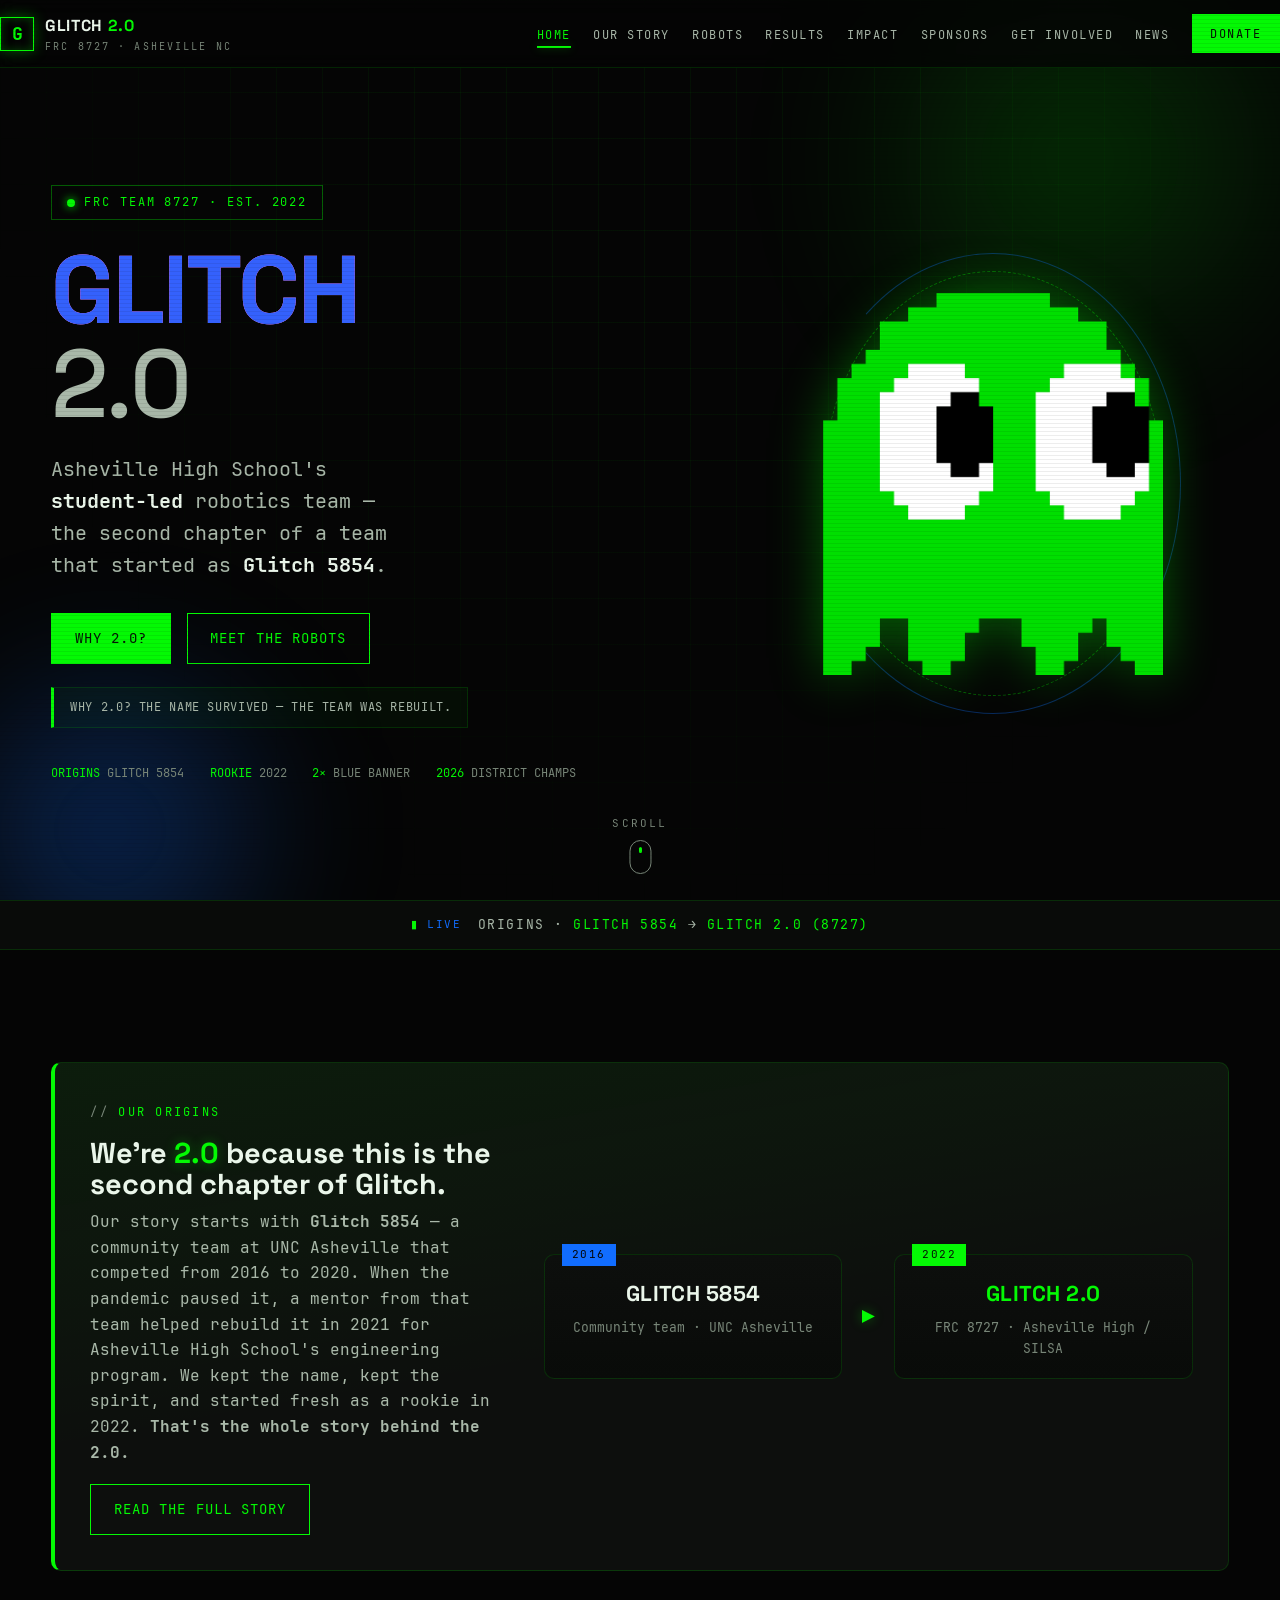
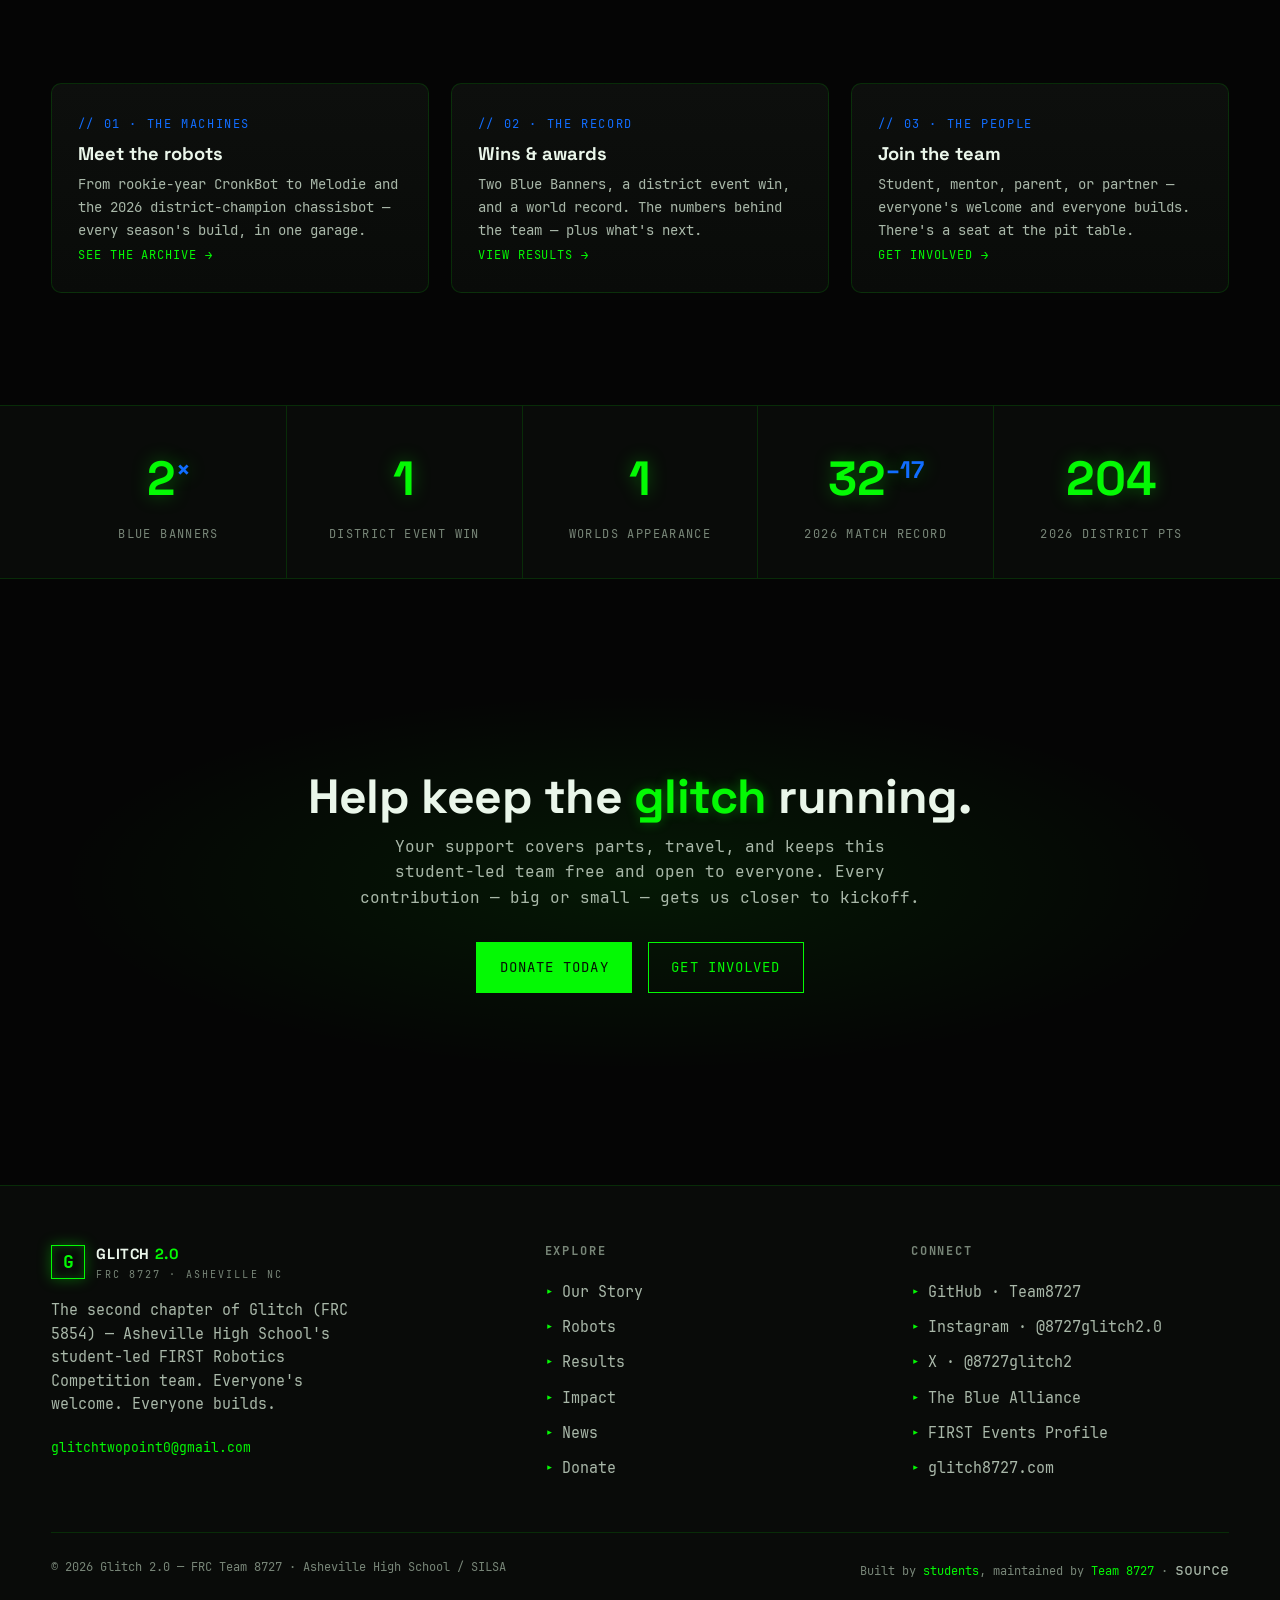
<file: index.html>
<!DOCTYPE html>
<html lang="en">
<head>
  <meta charset="UTF-8">
  <meta name="viewport" content="width=device-width, initial-scale=1">
  <title>GLITCH 2.0 | FRC Team 8727 — Asheville High School / SILSA Robotics</title>
  <meta name="description" content="FRC 8727 Glitch 2.0 — Asheville High School's student-led FIRST Robotics Competition team, and the second chapter of Glitch (FRC 5854). Rookie 2022, two-time Blue Banner winners, 2026 district event champions.">
  <meta name="author" content="Team 8727 Glitch 2.0">
  <link rel="icon" href="assets/favicon.svg" type="image/svg+xml">

  <!-- Open Graph -->
  <meta property="og:type" content="website">
  <meta property="og:title" content="GLITCH 2.0 | FRC Team 8727">
  <meta property="og:description" content="Asheville High School's student-led FIRST Robotics Competition team — the second chapter of Glitch (FRC 5854). Rookie 2022 · Blue Banner winners · 2026 district champions.">
  <meta property="og:site_name" content="Glitch 2.0">
  <meta property="og:image" content="assets/img/logo.png">
  <meta name="theme-color" content="#04F904">

  <link rel="stylesheet" href="assets/css/style.css">
</head>
<body id="top">
  <a class="skip" href="#main">Skip to main content</a>
  <div class="scanlines" aria-hidden="true"></div>

  <!-- ================= NAV ================= -->
  <header class="nav">
    <div class="container nav-inner">
      <a class="brand" href="index.html" aria-label="Glitch 2.0 home">
        <span class="brand-mark" aria-hidden="true">G</span>
        <span>
          <span class="brand-name">GLITCH <span>2.0</span></span>
          <span class="brand-sub">FRC 8727 · ASHEVILLE NC</span>
        </span>
      </a>
      <nav aria-label="Primary">
        <ul class="nav-links" id="nav-links">
          <li><a href="index.html">Home</a></li>
          <li><a href="about.html">Our Story</a></li>
          <li><a href="robots.html">Robots</a></li>
          <li><a href="results.html">Results</a></li>
          <li><a href="impact.html">Impact</a></li>
          <li><a href="sponsors.html">Sponsors</a></li>
          <li><a href="get-involved.html">Get Involved</a></li>
          <li><a href="news.html">News</a></li>
          <li><a class="btn solid" href="sponsors.html#donate">Donate</a></li>
        </ul>
      </nav>
      <button class="nav-toggle" aria-label="Toggle menu" aria-expanded="false" aria-controls="nav-links">☰</button>
    </div>
  </header>

  <main id="main">
    <!-- ================= HERO ================= -->
    <section class="hero">
      <div class="bg-grid" aria-hidden="true"></div>
      <div class="container hero-inner">
        <div class="hero-copy">
          <span class="hero-badge"><span class="dot" aria-hidden="true"></span> FRC TEAM 8727 · EST. 2022</span>
          <h1 class="hero-title">
            <span class="glitch" data-text="GLITCH">GLITCH</span><br>
            <span class="thin">2.0</span>
          </h1>
          <p class="hero-sub">
            Asheville High School's <strong>student-led</strong> robotics team —
            the second chapter of a team that started as <strong>Glitch 5854</strong>.
          </p>
          <div class="hero-cta">
            <a class="btn solid" href="about.html">Why 2.0?</a>
            <a class="btn" href="robots.html">Meet the Robots</a>
          </div>
          <div class="hero-legacy">
            <span>WHY 2.0? THE NAME SURVIVED — THE TEAM WAS REBUILT.</span>
          </div>
          <div class="hero-meta">
            <span><b>ORIGINS</b> GLITCH 5854</span>
            <span><b>ROOKIE</b> 2022</span>
            <span><b>2×</b> BLUE BANNER</span>
            <span><b>2026</b> DISTRICT CHAMPS</span>
          </div>
        </div>
        <div class="hero-visual">
          <div class="logo-frame">
            <span class="ring" aria-hidden="true"></span>
            <span class="ring2" aria-hidden="true"></span>
            <img src="assets/img/enzo.png" alt="The Glitch 2.0 robot — Enzo">
          </div>
        </div>
      </div>
      <a class="scroll-hint" href="#ticker" aria-label="Scroll down">
        SCROLL
        <span class="mouse" aria-hidden="true"></span>
      </a>
    </section>

    <!-- ================= TICKER (rotating messages) ================= -->
    <div class="ticker" id="ticker">
      <span class="ticker-label" aria-hidden="true">LIVE</span>
      <p class="ticker-text" id="ticker-text" aria-live="polite"></p>
    </div>

    <!-- ================= ORIGINS BAND ================= -->
    <section class="section" id="origins">
      <div class="container">
        <div class="origins-band reveal">
          <div>
            <span class="kicker">Our origins</span>
            <h3>We're <span class="glow-text">2.0</span> because this is the second chapter of <b style="color:var(--text)">Glitch</b>.</h3>
            <p>Our story starts with <strong>Glitch 5854</strong> — a community team at UNC Asheville that
            competed from 2016 to 2020. When the pandemic paused it, a mentor from that team helped rebuild
            it in 2021 for Asheville High School's engineering program. We kept the name, kept the spirit,
            and started fresh as a rookie in 2022. <strong>That's the whole story behind the 2.0.</strong></p>
            <a class="btn" href="about.html" style="margin-top:1.2rem">Read the full story</a>
          </div>
          <div style="text-align:center">
            <div class="lineage" style="margin-bottom:0; justify-content:center">
              <div class="lineage-node">
                <span class="lg-year">2016</span>
                <b>GLITCH 5854</b>
                <small>Community team · UNC Asheville</small>
              </div>
              <div class="lineage-arrow" aria-hidden="true"></div>
              <div class="lineage-node">
                <span class="lg-year">2022</span>
                <b style="color:var(--neon)">GLITCH 2.0</b>
                <small>FRC 8727 · Asheville High / SILSA</small>
              </div>
            </div>
          </div>
        </div>
      </div>
    </section>

    <!-- ================= QUICK HIGHLIGHTS ================= -->
    <section class="section" id="highlights" style="padding-top:0">
      <div class="container">
        <div class="quick-grid">
          <a class="quick-card reveal" href="robots.html" style="color:inherit">
            <span class="num">// 01 · THE MACHINES</span>
            <h3>Meet the robots</h3>
            <p>From rookie-year CronkBot to Melodie and the 2026 district-champion chassisbot — every
            season's build, in one garage.</p>
            <span class="go">SEE THE ARCHIVE →</span>
          </a>
          <a class="quick-card reveal d1" href="results.html" style="color:inherit">
            <span class="num">// 02 · THE RECORD</span>
            <h3>Wins &amp; awards</h3>
            <p>Two Blue Banners, a district event win, and a world record. The numbers behind the team —
            plus what's next.</p>
            <span class="go">VIEW RESULTS →</span>
          </a>
          <a class="quick-card reveal d2" href="get-involved.html" style="color:inherit">
            <span class="num">// 03 · THE PEOPLE</span>
            <h3>Join the team</h3>
            <p>Student, mentor, parent, or partner — everyone's welcome and everyone builds. There's a
            seat at the pit table.</p>
            <span class="go">GET INVOLVED →</span>
          </a>
        </div>
      </div>
    </section>

    <!-- ================= STATS ================= -->
    <section class="stats" aria-label="Team statistics">
      <div class="container">
        <div class="stats-grid">
          <div class="stat reveal"><b>2<sup>×</sup></b><span>Blue Banners</span></div>
          <div class="stat reveal d1"><b>1</b><span>District Event Win</span></div>
          <div class="stat reveal d2"><b>1</b><span>Worlds Appearance</span></div>
          <div class="stat reveal d3"><b>32<sup>–17</sup></b><span>2026 Match Record</span></div>
          <div class="stat reveal d4"><b>204</b><span>2026 District Pts</span></div>
        </div>
      </div>
    </section>

    <!-- ================= CTA ================= -->
    <section class="section" id="donate-cta">
      <div class="container cta-band reveal">
        <h2>Help keep the <span class="glow-text">glitch</span> running.</h2>
        <p>Your support covers parts, travel, and keeps this student-led team free and open to everyone.
        Every contribution — big or small — gets us closer to kickoff.</p>
        <div class="cta-row">
          <a class="btn solid" href="sponsors.html#donate">Donate Today</a>
          <a class="btn" href="get-involved.html">Get Involved</a>
        </div>
      </div>
    </section>
  </main>

  <!-- ================= FOOTER ================= -->
  <footer class="footer">
    <div class="container">
      <div class="footer-grid">
        <div>
          <a class="brand" href="index.html" aria-label="Glitch 2.0 home">
            <span class="brand-mark" aria-hidden="true">G</span>
            <span>
              <span class="brand-name">GLITCH <span>2.0</span></span>
              <span class="brand-sub">FRC 8727 · ASHEVILLE NC</span>
            </span>
          </a>
          <p class="brand-desc">The second chapter of Glitch (FRC 5854) — Asheville High School's
          student-led FIRST Robotics Competition team. Everyone's welcome. Everyone builds.</p>
          <p style="font-family:var(--font-mono);font-size:0.8rem;color:var(--neon)">glitchtwopoint0@gmail.com</p>
        </div>

        <div>
          <h4>Explore</h4>
          <ul class="footer-links">
            <li><a href="about.html">Our Story</a></li>
            <li><a href="robots.html">Robots</a></li>
            <li><a href="results.html">Results</a></li>
            <li><a href="impact.html">Impact</a></li>
            <li><a href="news.html">News</a></li>
            <li><a href="sponsors.html#donate">Donate</a></li>
          </ul>
        </div>

        <div>
          <h4>Connect</h4>
          <ul class="footer-links">
            <li><a href="https://github.com/Team8727" target="_blank" rel="noopener">GitHub · Team8727</a></li>
            <li><a href="https://www.instagram.com/8727glitch2.0/" target="_blank" rel="noopener">Instagram · @8727glitch2.0</a></li>
            <li><a href="https://x.com/8727glitch2" target="_blank" rel="noopener">X · @8727glitch2</a></li>
            <li><a href="https://www.thebluealliance.com/team/8727" target="_blank" rel="noopener">The Blue Alliance</a></li>
            <li><a href="https://frc-events.firstinspires.org/team/8727" target="_blank" rel="noopener">FIRST Events Profile</a></li>
            <li><a href="https://www.glitch8727.com" target="_blank" rel="noopener">glitch8727.com</a></li>
          </ul>
        </div>
      </div>

      <div class="footer-bottom">
        <span>© <span id="year">2026</span> Glitch 2.0 — FRC Team 8727 · Asheville High School / SILSA</span>
        <span class="credit">Built by <b>students</b>, maintained by <b>Team 8727</b> · <a href="https://github.com/Team8727/Glitch-2.0-Website" target="_blank" rel="noopener">source</a></span>
      </div>
    </div>
  </footer>

  <a class="to-top" href="#top" aria-label="Back to top">↑</a>

  <script src="assets/js/main.js"></script>
</body>
</html>
</file>
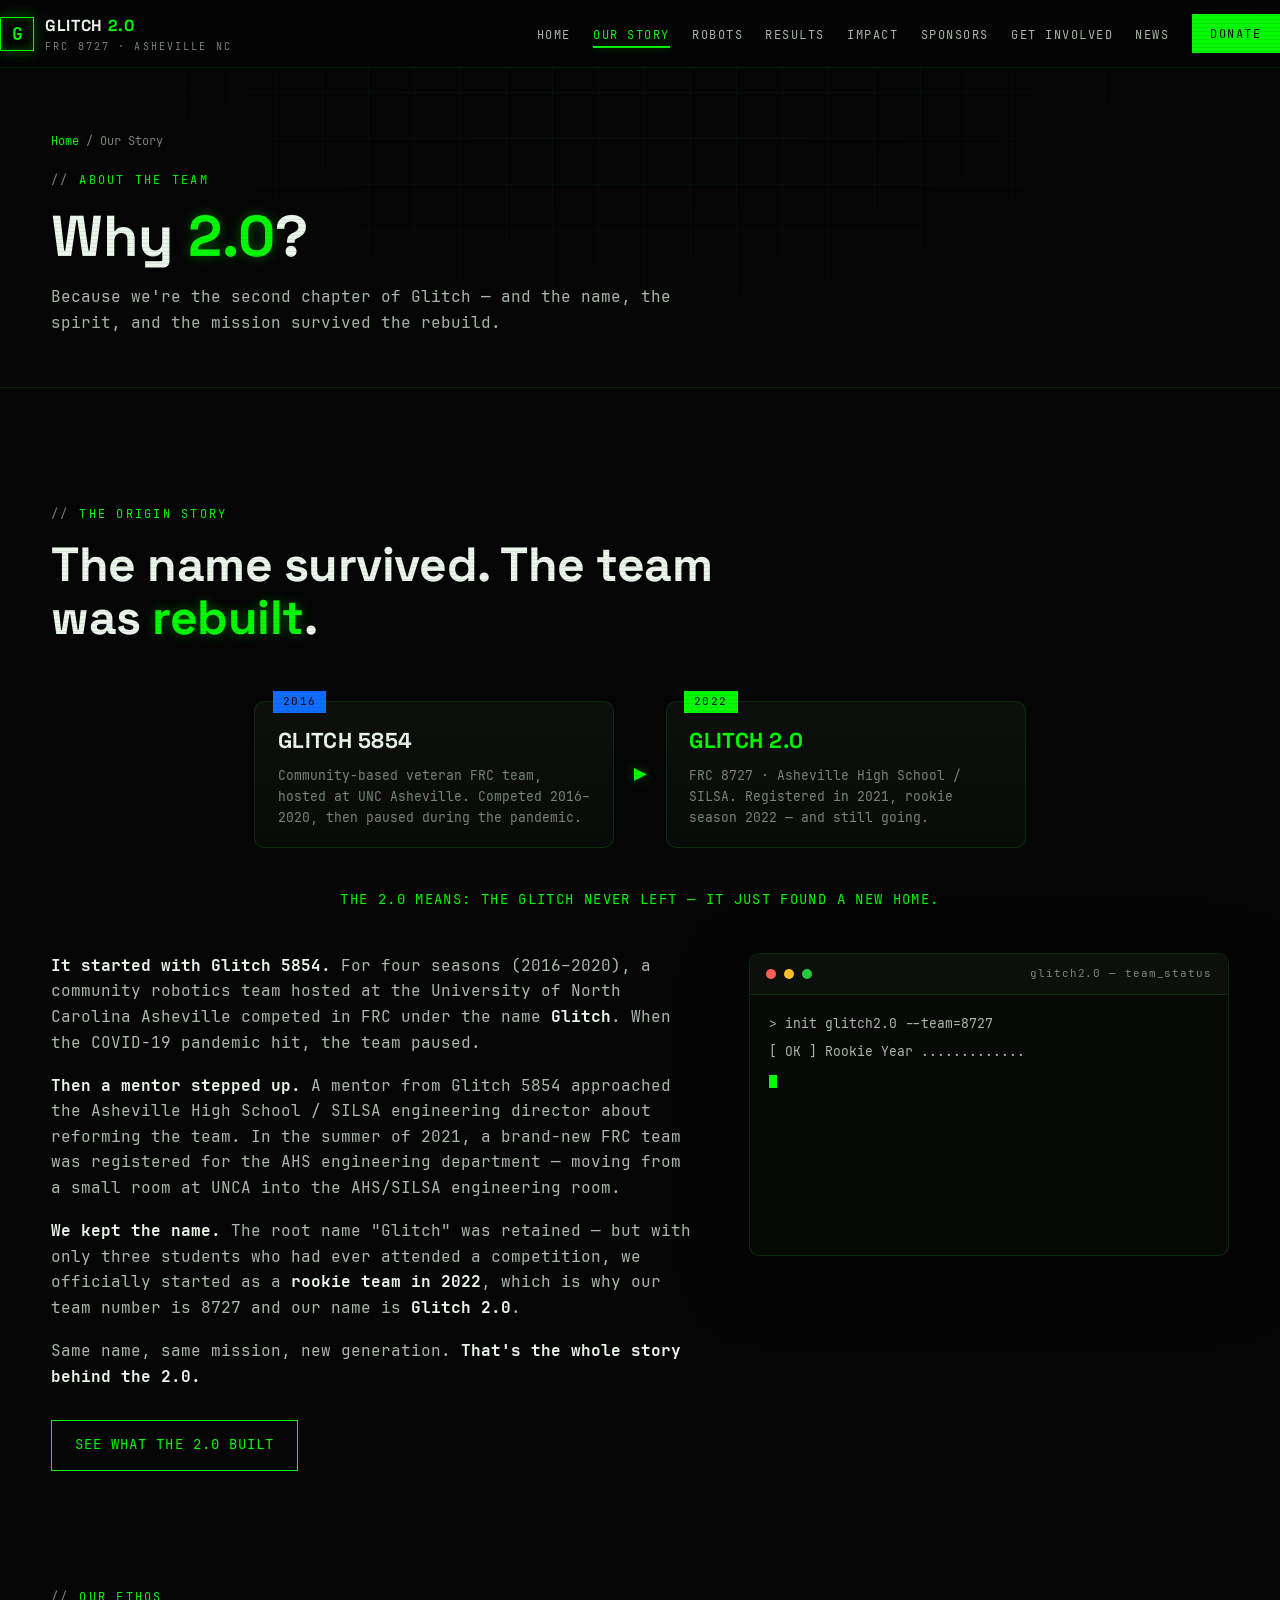
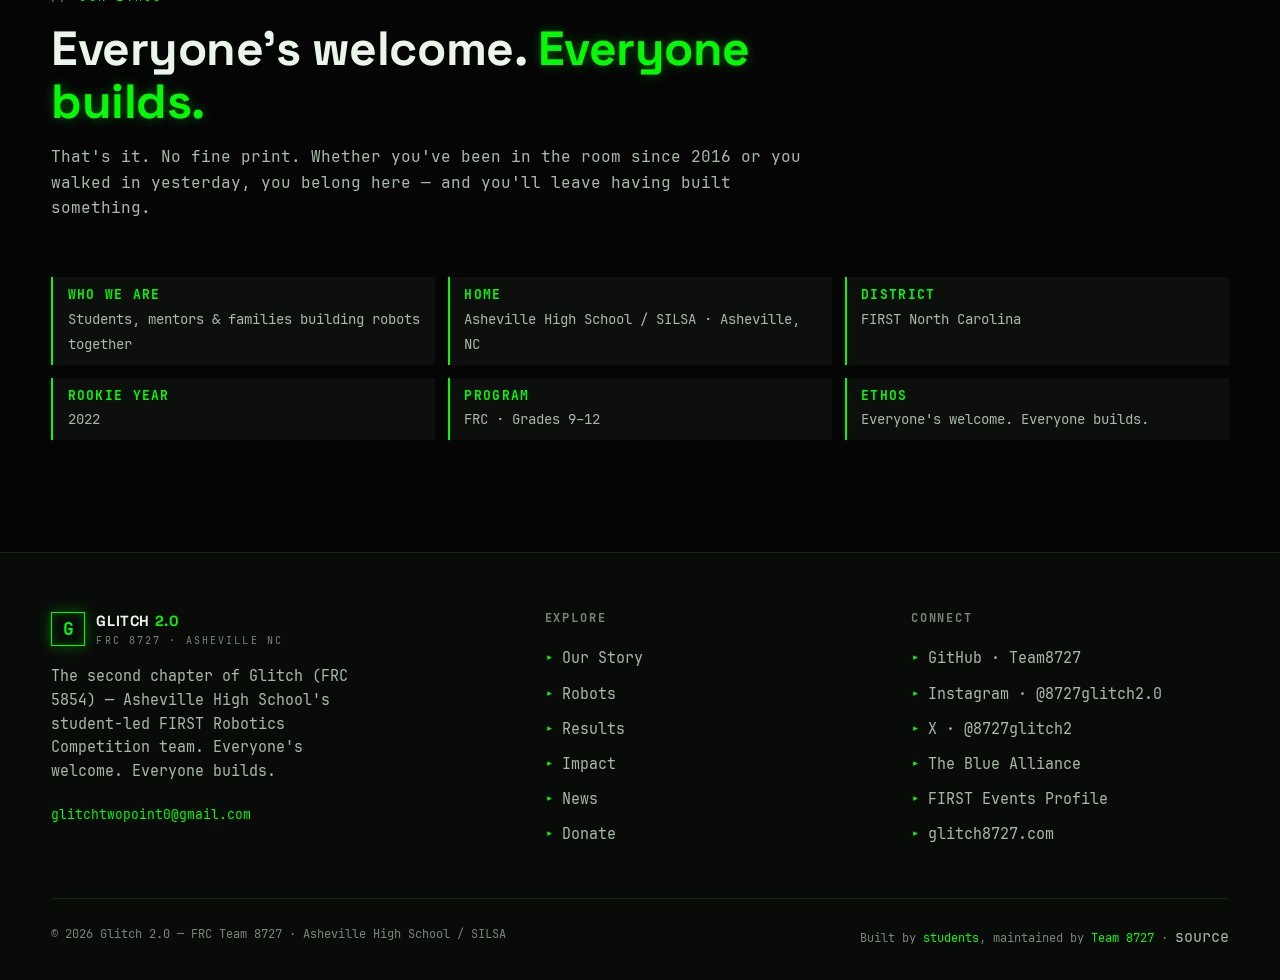
<file: about.html>
<!DOCTYPE html>
<html lang="en">
<head>
  <meta charset="UTF-8">
  <meta name="viewport" content="width=device-width, initial-scale=1">
  <title>Our Story — Why 2.0 | GLITCH 2.0 FRC 8727</title>
  <meta name="description" content="The story of Glitch 2.0 (FRC 8727) — the second chapter of Glitch (FRC 5854). Why the 2.0, our simple ethos, and who we are at Asheville High School / SILSA.">
  <link rel="icon" href="assets/favicon.svg" type="image/svg+xml">
  <meta property="og:type" content="website">
  <meta property="og:title" content="Our Story — Why 2.0 | GLITCH 2.0 FRC 8727">
  <meta name="theme-color" content="#04F904">
  <link rel="stylesheet" href="assets/css/style.css">
</head>
<body id="top">
  <a class="skip" href="#main">Skip to main content</a>
  <div class="scanlines" aria-hidden="true"></div>

  <!-- ================= NAV ================= -->
  <header class="nav">
    <div class="container nav-inner">
      <a class="brand" href="index.html" aria-label="Glitch 2.0 home">
        <span class="brand-mark" aria-hidden="true">G</span>
        <span>
          <span class="brand-name">GLITCH <span>2.0</span></span>
          <span class="brand-sub">FRC 8727 · ASHEVILLE NC</span>
        </span>
      </a>
      <nav aria-label="Primary">
        <ul class="nav-links" id="nav-links">
          <li><a href="index.html">Home</a></li>
          <li><a href="about.html">Our Story</a></li>
          <li><a href="robots.html">Robots</a></li>
          <li><a href="results.html">Results</a></li>
          <li><a href="impact.html">Impact</a></li>
          <li><a href="sponsors.html">Sponsors</a></li>
          <li><a href="get-involved.html">Get Involved</a></li>
          <li><a href="news.html">News</a></li>
          <li><a class="btn solid" href="sponsors.html#donate">Donate</a></li>
        </ul>
      </nav>
      <button class="nav-toggle" aria-label="Toggle menu" aria-expanded="false" aria-controls="nav-links">☰</button>
    </div>
  </header>

  <main id="main">
    <!-- ================= PAGE HERO ================= -->
    <section class="page-hero">
      <div class="bg-grid" aria-hidden="true"></div>
      <div class="container">
        <div class="breadcrumb"><a href="index.html">Home</a> / Our Story</div>
        <span class="kicker">About the team</span>
        <h1>Why <span class="glow-text">2.0</span>?</h1>
        <p>Because we're the second chapter of Glitch — and the name, the spirit, and the mission
        survived the rebuild.</p>
      </div>
    </section>

    <!-- ================= ORIGINS / WHY 2.0 ================= -->
    <section class="section" id="origins">
      <div class="container">
        <div class="section-head reveal">
          <span class="kicker">The origin story</span>
          <h2>The name survived. The team was <span class="glow-text">rebuilt</span>.</h2>
        </div>

        <div class="lineage reveal" aria-label="Team lineage">
          <div class="lineage-node">
            <span class="lg-year">2016</span>
            <b>GLITCH <span>5854</span></b>
            <small>Community-based veteran FRC team, hosted at UNC Asheville. Competed 2016–2020, then paused during the pandemic.</small>
          </div>
          <div class="lineage-arrow" aria-hidden="true"></div>
          <div class="lineage-node">
            <span class="lg-year">2022</span>
            <b style="color:var(--neon)">GLITCH <span>2.0</span></b>
            <small>FRC 8727 · Asheville High School / SILSA. Registered in 2021, rookie season 2022 — and still going.</small>
          </div>
        </div>

        <p class="why2 reveal"><b>THE 2.0 MEANS: THE GLITCH NEVER LEFT — IT JUST FOUND A NEW HOME.</b></p>

        <div class="about-grid" style="align-items:start">
          <div class="about-copy reveal">
            <p><strong>It started with Glitch 5854.</strong> For four seasons (2016–2020), a community
            robotics team hosted at the University of North Carolina Asheville competed in FRC under the
            name <strong>Glitch</strong>. When the COVID-19 pandemic hit, the team paused.</p>
            <p><strong>Then a mentor stepped up.</strong> A mentor from Glitch 5854 approached the
            Asheville High School / SILSA engineering director about reforming the team. In the summer of
            2021, a brand-new FRC team was registered for the AHS engineering department — moving from a
            small room at UNCA into the AHS/SILSA engineering room.</p>
            <p><strong>We kept the name.</strong> The root name "Glitch" was retained — but with only three
            students who had ever attended a competition, we officially started as a <strong>rookie team in
            2022</strong>, which is why our team number is 8727 and our name is <strong>Glitch 2.0</strong>.</p>
            <p>Same name, same mission, new generation. <strong>That's the whole story behind the 2.0.</strong></p>
            <a class="btn" href="robots.html" style="margin-top:0.8rem">See what the 2.0 built</a>
          </div>

          <div class="terminal reveal d1" role="img" aria-label="Glitch 2.0 status readout">
            <div class="terminal-bar">
              <i></i><i></i><i></i>
              <span>glitch2.0 — team_status</span>
            </div>
            <div class="terminal-body" id="term"></div>
          </div>
        </div>
      </div>
    </section>

    <!-- ================= ETHOS ================= -->
    <section class="section" id="ethos" style="padding-top:0">
      <div class="container">
        <div class="section-head reveal">
          <span class="kicker">Our ethos</span>
          <h2>Everyone's welcome. <span class="glow-text">Everyone builds.</span></h2>
          <p>That's it. No fine print. Whether you've been in the room since 2016 or you walked in
          yesterday, you belong here — and you'll leave having built something.</p>
        </div>

        <div class="facts" style="grid-template-columns:repeat(3,1fr)">
          <div class="fact"><b>WHO WE ARE</b><span>Students, mentors &amp; families building robots together</span></div>
          <div class="fact"><b>HOME</b><span>Asheville High School / SILSA · Asheville, NC</span></div>
          <div class="fact"><b>DISTRICT</b><span>FIRST North Carolina</span></div>
          <div class="fact"><b>ROOKIE YEAR</b><span>2022</span></div>
          <div class="fact"><b>PROGRAM</b><span>FRC · Grades 9–12</span></div>
          <div class="fact"><b>ETHOS</b><span>Everyone's welcome. Everyone builds.</span></div>
        </div>
      </div>
    </section>
  </main>

  <!-- ================= FOOTER ================= -->
  <footer class="footer">
    <div class="container">
      <div class="footer-grid">
        <div>
          <a class="brand" href="index.html" aria-label="Glitch 2.0 home">
            <span class="brand-mark" aria-hidden="true">G</span>
            <span>
              <span class="brand-name">GLITCH <span>2.0</span></span>
              <span class="brand-sub">FRC 8727 · ASHEVILLE NC</span>
            </span>
          </a>
          <p class="brand-desc">The second chapter of Glitch (FRC 5854) — Asheville High School's
          student-led FIRST Robotics Competition team. Everyone's welcome. Everyone builds.</p>
          <p style="font-family:var(--font-mono);font-size:0.8rem;color:var(--neon)">glitchtwopoint0@gmail.com</p>
        </div>

        <div>
          <h4>Explore</h4>
          <ul class="footer-links">
            <li><a href="about.html">Our Story</a></li>
            <li><a href="robots.html">Robots</a></li>
            <li><a href="results.html">Results</a></li>
            <li><a href="impact.html">Impact</a></li>
            <li><a href="news.html">News</a></li>
            <li><a href="sponsors.html#donate">Donate</a></li>
          </ul>
        </div>

        <div>
          <h4>Connect</h4>
          <ul class="footer-links">
            <li><a href="https://github.com/Team8727" target="_blank" rel="noopener">GitHub · Team8727</a></li>
            <li><a href="https://www.instagram.com/8727glitch2.0/" target="_blank" rel="noopener">Instagram · @8727glitch2.0</a></li>
            <li><a href="https://x.com/8727glitch2" target="_blank" rel="noopener">X · @8727glitch2</a></li>
            <li><a href="https://www.thebluealliance.com/team/8727" target="_blank" rel="noopener">The Blue Alliance</a></li>
            <li><a href="https://frc-events.firstinspires.org/team/8727" target="_blank" rel="noopener">FIRST Events Profile</a></li>
            <li><a href="https://www.glitch8727.com" target="_blank" rel="noopener">glitch8727.com</a></li>
          </ul>
        </div>
      </div>

      <div class="footer-bottom">
        <span>© <span id="year">2026</span> Glitch 2.0 — FRC Team 8727 · Asheville High School / SILSA</span>
        <span class="credit">Built by <b>students</b>, maintained by <b>Team 8727</b> · <a href="https://github.com/Team8727/Glitch-2.0-Website" target="_blank" rel="noopener">source</a></span>
      </div>
    </div>
  </footer>

  <a class="to-top" href="#top" aria-label="Back to top">↑</a>

  <script src="assets/js/main.js"></script>
</body>
</html>
</file>
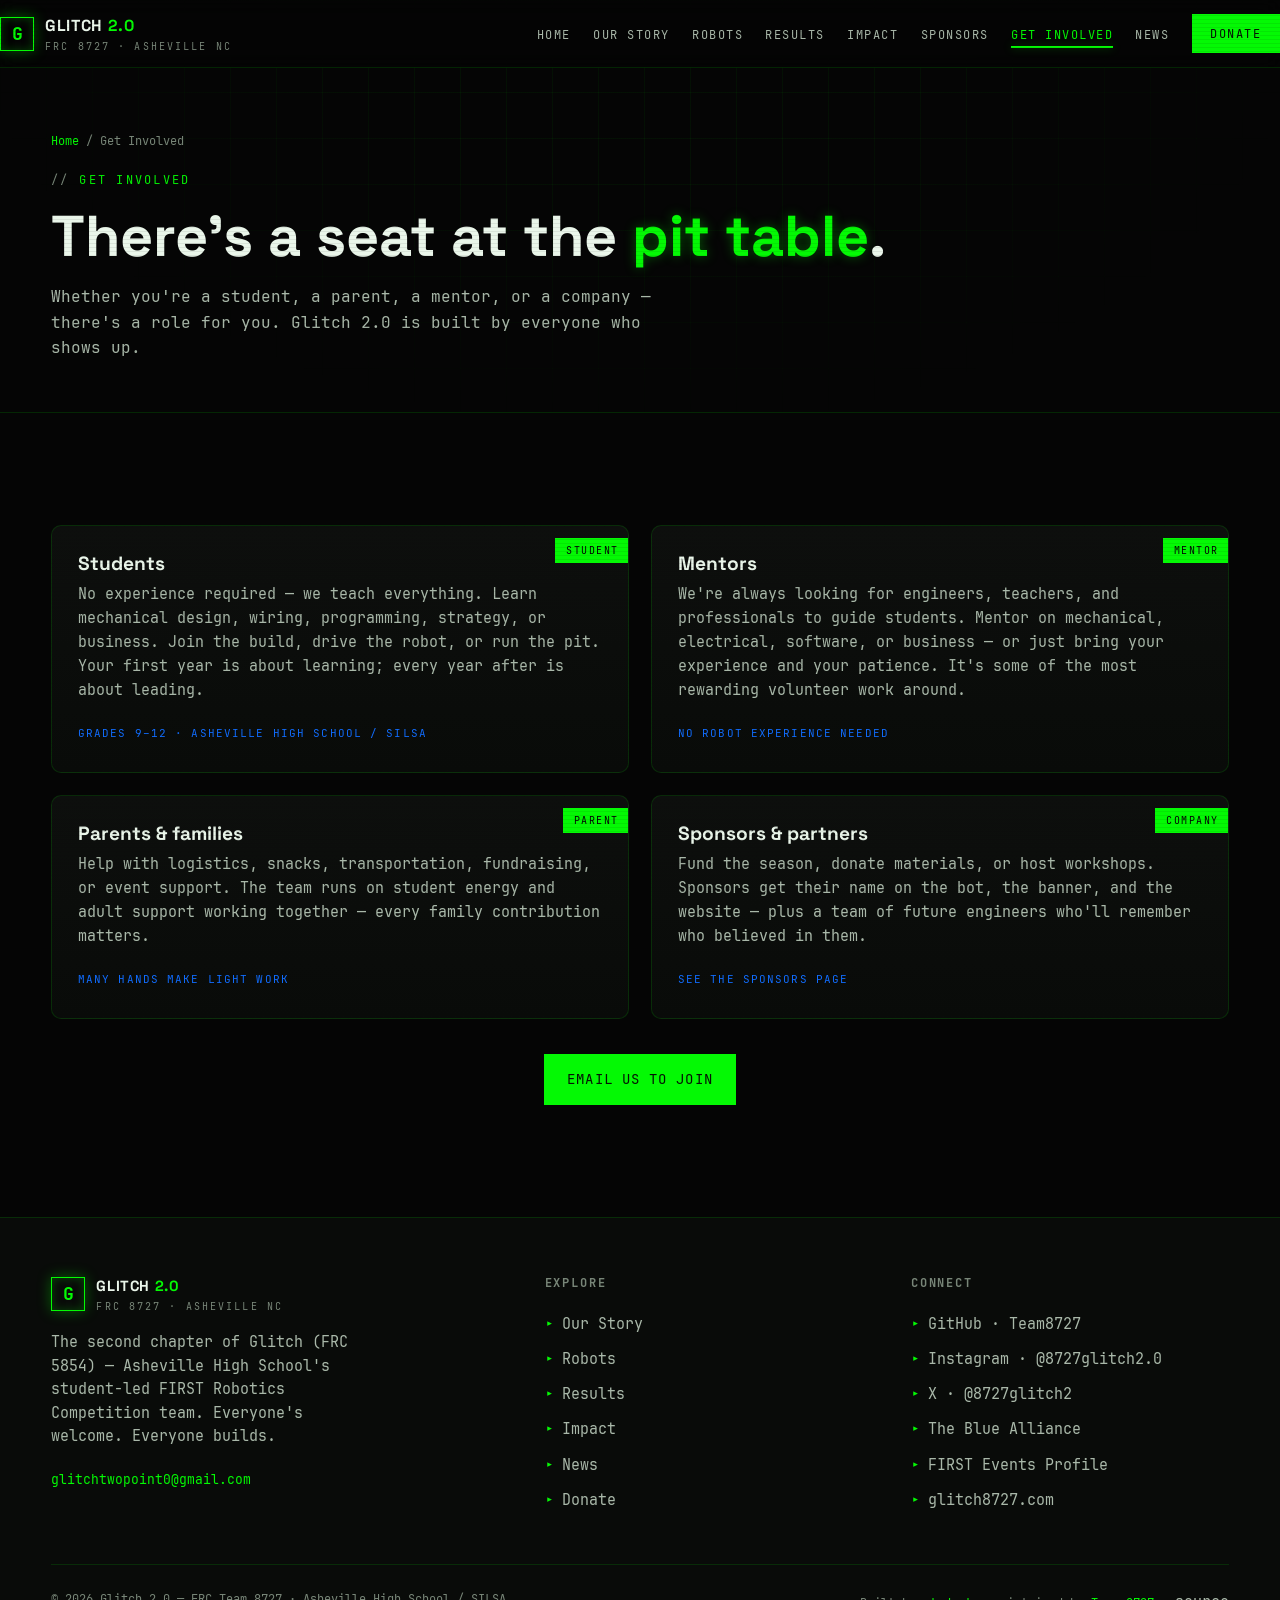
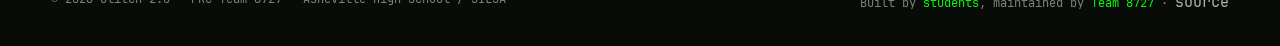
<file: get-involved.html>
<!DOCTYPE html>
<html lang="en">
<head>
  <meta charset="UTF-8">
  <meta name="viewport" content="width=device-width, initial-scale=1">
  <title>Get Involved | GLITCH 2.0 FRC 8727 — Join the Team</title>
  <meta name="description" content="Join Glitch 2.0 (FRC 8727) as a student, mentor, parent, or sponsor. Everyone's welcome and everyone builds.">
  <link rel="icon" href="assets/favicon.svg" type="image/svg+xml">
  <meta property="og:type" content="website">
  <meta property="og:title" content="Get Involved | GLITCH 2.0 FRC 8727">
  <meta name="theme-color" content="#04F904">
  <link rel="stylesheet" href="assets/css/style.css">
</head>
<body id="top">
  <a class="skip" href="#main">Skip to main content</a>
  <div class="scanlines" aria-hidden="true"></div>

  <!-- ================= NAV ================= -->
  <header class="nav">
    <div class="container nav-inner">
      <a class="brand" href="index.html" aria-label="Glitch 2.0 home">
        <span class="brand-mark" aria-hidden="true">G</span>
        <span>
          <span class="brand-name">GLITCH <span>2.0</span></span>
          <span class="brand-sub">FRC 8727 · ASHEVILLE NC</span>
        </span>
      </a>
      <nav aria-label="Primary">
        <ul class="nav-links" id="nav-links">
          <li><a href="index.html">Home</a></li>
          <li><a href="about.html">Our Story</a></li>
          <li><a href="robots.html">Robots</a></li>
          <li><a href="results.html">Results</a></li>
          <li><a href="impact.html">Impact</a></li>
          <li><a href="sponsors.html">Sponsors</a></li>
          <li><a href="get-involved.html">Get Involved</a></li>
          <li><a href="news.html">News</a></li>
          <li><a class="btn solid" href="sponsors.html#donate">Donate</a></li>
        </ul>
      </nav>
      <button class="nav-toggle" aria-label="Toggle menu" aria-expanded="false" aria-controls="nav-links">☰</button>
    </div>
  </header>

  <main id="main">
    <!-- ================= PAGE HERO ================= -->
    <section class="page-hero">
      <div class="bg-grid" aria-hidden="true"></div>
      <div class="container">
        <div class="breadcrumb"><a href="index.html">Home</a> / Get Involved</div>
        <span class="kicker">Get involved</span>
        <h1>There's a seat at the <span class="glow-text">pit table</span>.</h1>
        <p>Whether you're a student, a parent, a mentor, or a company — there's a role for you.
        Glitch 2.0 is built by everyone who shows up.</p>
      </div>
    </section>

    <section class="section">
      <div class="container">
        <div class="involve-grid">
          <div class="involve-card reveal" data-tag="STUDENT">
            <h3>Students</h3>
            <p>No experience required — we teach everything. Learn mechanical design, wiring, programming,
            strategy, or business. Join the build, drive the robot, or run the pit. Your first year is
            about learning; every year after is about leading.</p>
            <span class="tag-2">GRADES 9–12 · ASHEVILLE HIGH SCHOOL / SILSA</span>
          </div>
          <div class="involve-card reveal d1" data-tag="MENTOR">
            <h3>Mentors</h3>
            <p>We're always looking for engineers, teachers, and professionals to guide students. Mentor
            on mechanical, electrical, software, or business — or just bring your experience and your
            patience. It's some of the most rewarding volunteer work around.</p>
            <span class="tag-2">NO ROBOT EXPERIENCE NEEDED</span>
          </div>
          <div class="involve-card reveal" data-tag="PARENT">
            <h3>Parents &amp; families</h3>
            <p>Help with logistics, snacks, transportation, fundraising, or event support. The team runs
            on student energy and adult support working together — every family contribution matters.</p>
            <span class="tag-2">MANY HANDS MAKE LIGHT WORK</span>
          </div>
          <div class="involve-card reveal d1" data-tag="COMPANY">
            <h3>Sponsors &amp; partners</h3>
            <p>Fund the season, donate materials, or host workshops. Sponsors get their name on the bot,
            the banner, and the website — plus a team of future engineers who'll remember who believed
            in them.</p>
            <span class="tag-2">SEE THE SPONSORS PAGE</span>
          </div>
        </div>

        <div class="sponsor-cta reveal" style="margin-top:2.2rem">
          <a class="btn solid" href="mailto:glitchtwopoint0@gmail.com?subject=Glitch%202.0%20—%20I%20want%20to%20get%20involved">Email Us to Join</a>
        </div>
      </div>
    </section>
  </main>

  <!-- ================= FOOTER ================= -->
  <footer class="footer">
    <div class="container">
      <div class="footer-grid">
        <div>
          <a class="brand" href="index.html" aria-label="Glitch 2.0 home">
            <span class="brand-mark" aria-hidden="true">G</span>
            <span>
              <span class="brand-name">GLITCH <span>2.0</span></span>
              <span class="brand-sub">FRC 8727 · ASHEVILLE NC</span>
            </span>
          </a>
          <p class="brand-desc">The second chapter of Glitch (FRC 5854) — Asheville High School's
          student-led FIRST Robotics Competition team. Everyone's welcome. Everyone builds.</p>
          <p style="font-family:var(--font-mono);font-size:0.8rem;color:var(--neon)">glitchtwopoint0@gmail.com</p>
        </div>

        <div>
          <h4>Explore</h4>
          <ul class="footer-links">
            <li><a href="about.html">Our Story</a></li>
            <li><a href="robots.html">Robots</a></li>
            <li><a href="results.html">Results</a></li>
            <li><a href="impact.html">Impact</a></li>
            <li><a href="news.html">News</a></li>
            <li><a href="sponsors.html#donate">Donate</a></li>
          </ul>
        </div>

        <div>
          <h4>Connect</h4>
          <ul class="footer-links">
            <li><a href="https://github.com/Team8727" target="_blank" rel="noopener">GitHub · Team8727</a></li>
            <li><a href="https://www.instagram.com/8727glitch2.0/" target="_blank" rel="noopener">Instagram · @8727glitch2.0</a></li>
            <li><a href="https://x.com/8727glitch2" target="_blank" rel="noopener">X · @8727glitch2</a></li>
            <li><a href="https://www.thebluealliance.com/team/8727" target="_blank" rel="noopener">The Blue Alliance</a></li>
            <li><a href="https://frc-events.firstinspires.org/team/8727" target="_blank" rel="noopener">FIRST Events Profile</a></li>
            <li><a href="https://www.glitch8727.com" target="_blank" rel="noopener">glitch8727.com</a></li>
          </ul>
        </div>
      </div>

      <div class="footer-bottom">
        <span>© <span id="year">2026</span> Glitch 2.0 — FRC Team 8727 · Asheville High School / SILSA</span>
        <span class="credit">Built by <b>students</b>, maintained by <b>Team 8727</b> · <a href="https://github.com/Team8727/Glitch-2.0-Website" target="_blank" rel="noopener">source</a></span>
      </div>
    </div>
  </footer>

  <a class="to-top" href="#top" aria-label="Back to top">↑</a>

  <script src="assets/js/main.js"></script>
</body>
</html>
</file>
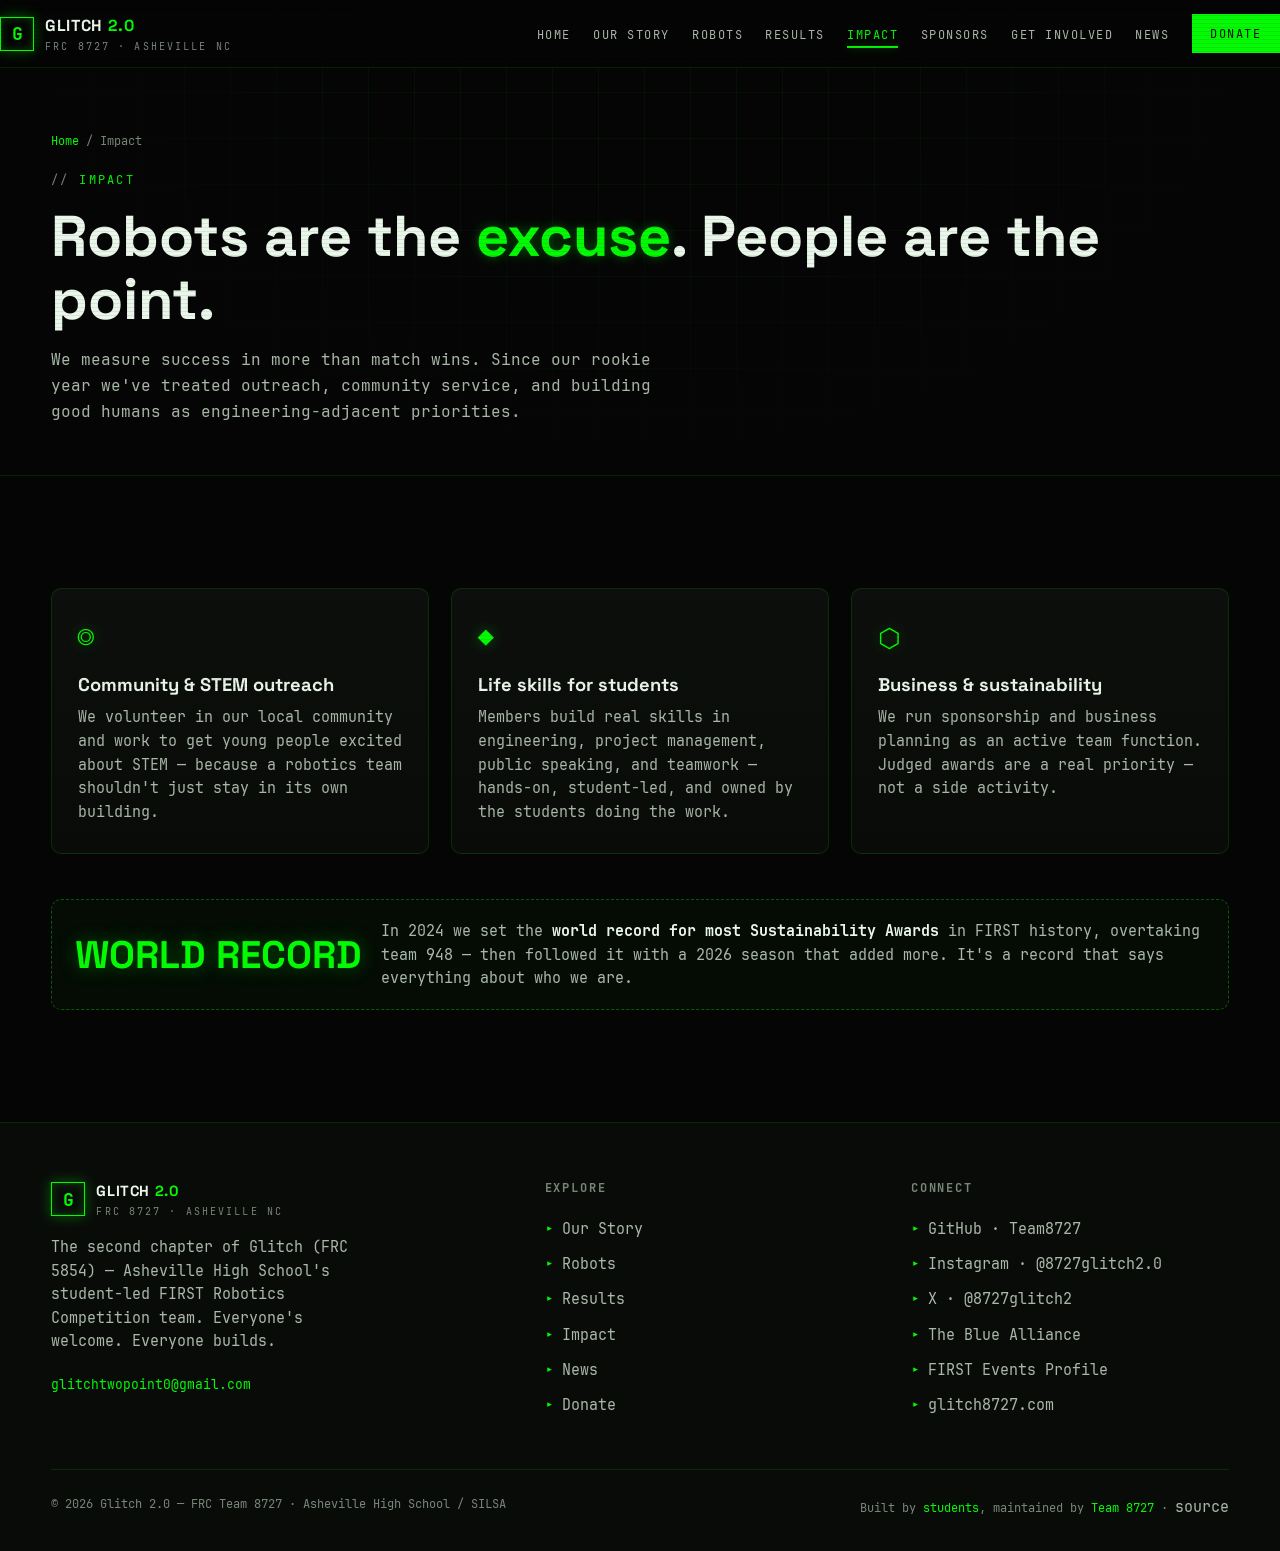
<file: impact.html>
<!DOCTYPE html>
<html lang="en">
<head>
  <meta charset="UTF-8">
  <meta name="viewport" content="width=device-width, initial-scale=1">
  <title>Impact | GLITCH 2.0 FRC 8727 — Outreach &amp; Community</title>
  <meta name="description" content="How Glitch 2.0 impacts its community — STEM outreach, student leadership, and a world record for Sustainability Awards.">
  <link rel="icon" href="assets/favicon.svg" type="image/svg+xml">
  <meta property="og:type" content="website">
  <meta property="og:title" content="Impact | GLITCH 2.0 FRC 8727">
  <meta name="theme-color" content="#04F904">
  <link rel="stylesheet" href="assets/css/style.css">
</head>
<body id="top">
  <a class="skip" href="#main">Skip to main content</a>
  <div class="scanlines" aria-hidden="true"></div>

  <!-- ================= NAV ================= -->
  <header class="nav">
    <div class="container nav-inner">
      <a class="brand" href="index.html" aria-label="Glitch 2.0 home">
        <span class="brand-mark" aria-hidden="true">G</span>
        <span>
          <span class="brand-name">GLITCH <span>2.0</span></span>
          <span class="brand-sub">FRC 8727 · ASHEVILLE NC</span>
        </span>
      </a>
      <nav aria-label="Primary">
        <ul class="nav-links" id="nav-links">
          <li><a href="index.html">Home</a></li>
          <li><a href="about.html">Our Story</a></li>
          <li><a href="robots.html">Robots</a></li>
          <li><a href="results.html">Results</a></li>
          <li><a href="impact.html">Impact</a></li>
          <li><a href="sponsors.html">Sponsors</a></li>
          <li><a href="get-involved.html">Get Involved</a></li>
          <li><a href="news.html">News</a></li>
          <li><a class="btn solid" href="sponsors.html#donate">Donate</a></li>
        </ul>
      </nav>
      <button class="nav-toggle" aria-label="Toggle menu" aria-expanded="false" aria-controls="nav-links">☰</button>
    </div>
  </header>

  <main id="main">
    <!-- ================= PAGE HERO ================= -->
    <section class="page-hero">
      <div class="bg-grid" aria-hidden="true"></div>
      <div class="container">
        <div class="breadcrumb"><a href="index.html">Home</a> / Impact</div>
        <span class="kicker">Impact</span>
        <h1>Robots are the <span class="glow-text">excuse</span>. People are the point.</h1>
        <p>We measure success in more than match wins. Since our rookie year we've treated outreach,
        community service, and building good humans as engineering-adjacent priorities.</p>
      </div>
    </section>

    <section class="section">
      <div class="container">
        <div class="impact-grid">
          <div class="impact-card reveal">
            <span class="ico" aria-hidden="true">◎</span>
            <h3>Community &amp; STEM outreach</h3>
            <p>We volunteer in our local community and work to get young people excited about STEM —
            because a robotics team shouldn't just stay in its own building.</p>
          </div>
          <div class="impact-card reveal d1">
            <span class="ico" aria-hidden="true">◆</span>
            <h3>Life skills for students</h3>
            <p>Members build real skills in engineering, project management, public speaking, and
            teamwork — hands-on, student-led, and owned by the students doing the work.</p>
          </div>
          <div class="impact-card reveal d2">
            <span class="ico" aria-hidden="true">⬡</span>
            <h3>Business &amp; sustainability</h3>
            <p>We run sponsorship and business planning as an active team function. Judged awards are a
            real priority — not a side activity.</p>
          </div>
          <div class="impact-highlight reveal">
            <span class="num">WORLD RECORD</span>
            <p>In 2024 we set the <b>world record for most Sustainability Awards</b> in FIRST history,
            overtaking team 948 — then followed it with a 2026 season that added more. It's a record that
            says everything about who we are.</p>
          </div>
        </div>
      </div>
    </section>
  </main>

  <!-- ================= FOOTER ================= -->
  <footer class="footer">
    <div class="container">
      <div class="footer-grid">
        <div>
          <a class="brand" href="index.html" aria-label="Glitch 2.0 home">
            <span class="brand-mark" aria-hidden="true">G</span>
            <span>
              <span class="brand-name">GLITCH <span>2.0</span></span>
              <span class="brand-sub">FRC 8727 · ASHEVILLE NC</span>
            </span>
          </a>
          <p class="brand-desc">The second chapter of Glitch (FRC 5854) — Asheville High School's
          student-led FIRST Robotics Competition team. Everyone's welcome. Everyone builds.</p>
          <p style="font-family:var(--font-mono);font-size:0.8rem;color:var(--neon)">glitchtwopoint0@gmail.com</p>
        </div>

        <div>
          <h4>Explore</h4>
          <ul class="footer-links">
            <li><a href="about.html">Our Story</a></li>
            <li><a href="robots.html">Robots</a></li>
            <li><a href="results.html">Results</a></li>
            <li><a href="impact.html">Impact</a></li>
            <li><a href="news.html">News</a></li>
            <li><a href="sponsors.html#donate">Donate</a></li>
          </ul>
        </div>

        <div>
          <h4>Connect</h4>
          <ul class="footer-links">
            <li><a href="https://github.com/Team8727" target="_blank" rel="noopener">GitHub · Team8727</a></li>
            <li><a href="https://www.instagram.com/8727glitch2.0/" target="_blank" rel="noopener">Instagram · @8727glitch2.0</a></li>
            <li><a href="https://x.com/8727glitch2" target="_blank" rel="noopener">X · @8727glitch2</a></li>
            <li><a href="https://www.thebluealliance.com/team/8727" target="_blank" rel="noopener">The Blue Alliance</a></li>
            <li><a href="https://frc-events.firstinspires.org/team/8727" target="_blank" rel="noopener">FIRST Events Profile</a></li>
            <li><a href="https://www.glitch8727.com" target="_blank" rel="noopener">glitch8727.com</a></li>
          </ul>
        </div>
      </div>

      <div class="footer-bottom">
        <span>© <span id="year">2026</span> Glitch 2.0 — FRC Team 8727 · Asheville High School / SILSA</span>
        <span class="credit">Built by <b>students</b>, maintained by <b>Team 8727</b> · <a href="https://github.com/Team8727/Glitch-2.0-Website" target="_blank" rel="noopener">source</a></span>
      </div>
    </div>
  </footer>

  <a class="to-top" href="#top" aria-label="Back to top">↑</a>

  <script src="assets/js/main.js"></script>
</body>
</html>
</file>
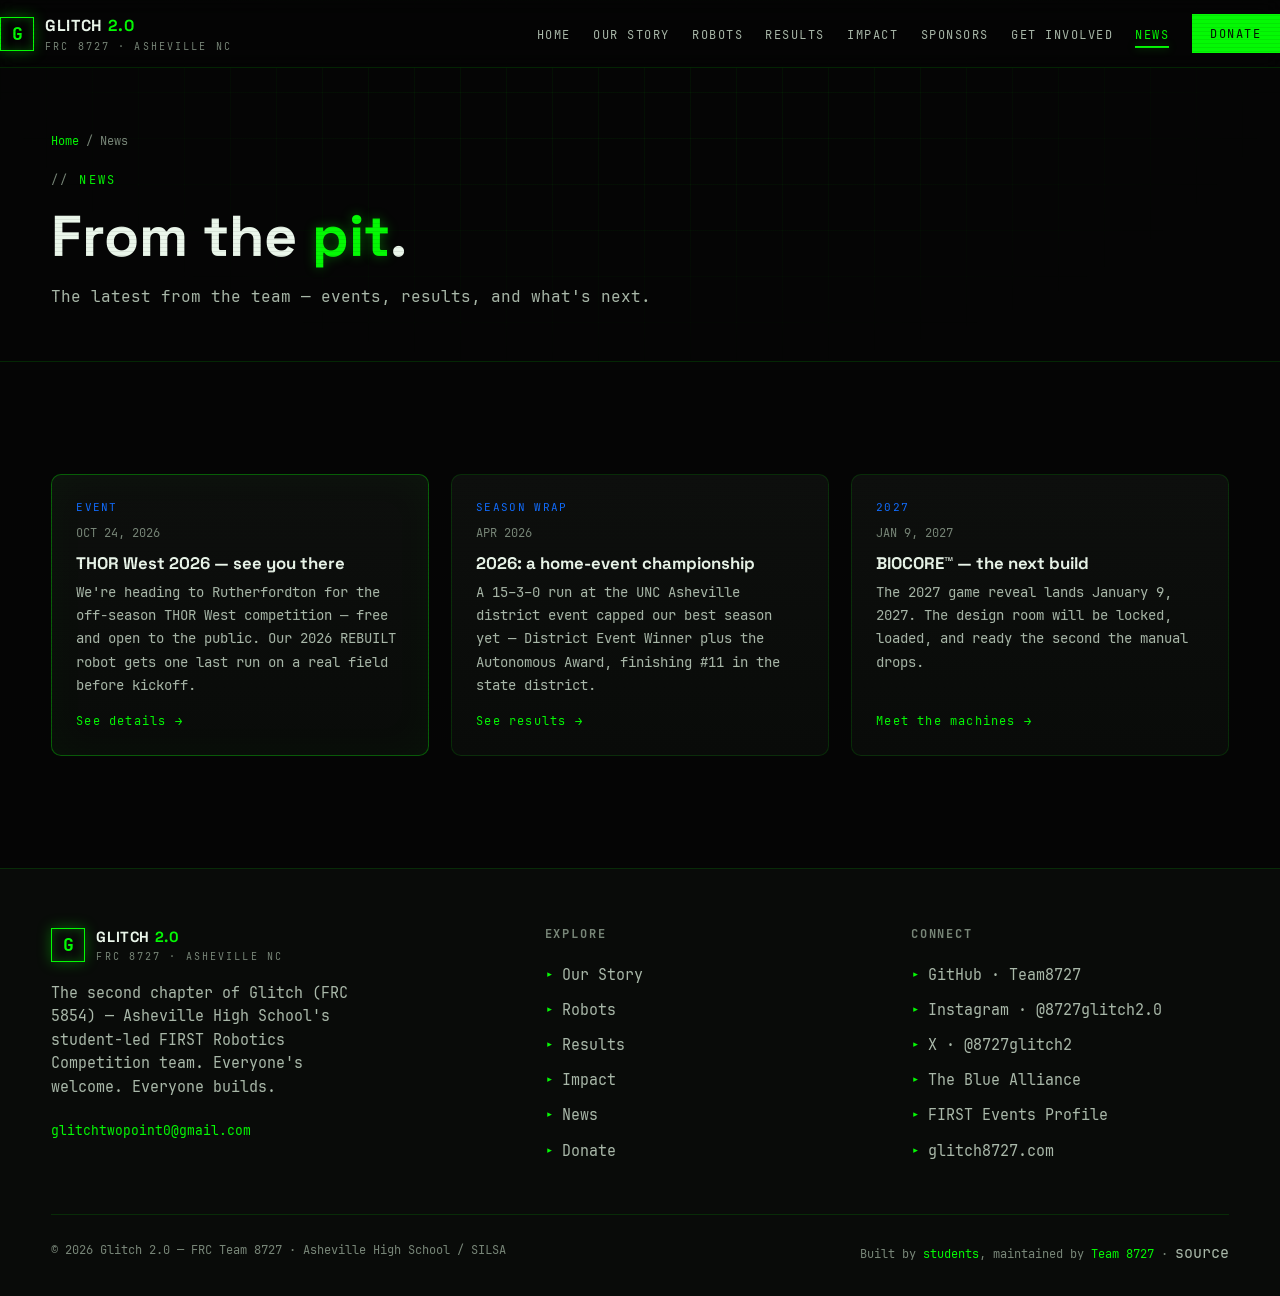
<file: news.html>
<!DOCTYPE html>
<html lang="en">
<head>
  <meta charset="UTF-8">
  <meta name="viewport" content="width=device-width, initial-scale=1">
  <title>News | GLITCH 2.0 FRC 8727</title>
  <meta name="description" content="The latest from Glitch 2.0 (FRC 8727) — events, results, and what's next.">
  <link rel="icon" href="assets/favicon.svg" type="image/svg+xml">
  <meta property="og:type" content="website">
  <meta property="og:title" content="News | GLITCH 2.0 FRC 8727">
  <meta name="theme-color" content="#04F904">
  <link rel="stylesheet" href="assets/css/style.css">
</head>
<body id="top">
  <a class="skip" href="#main">Skip to main content</a>
  <div class="scanlines" aria-hidden="true"></div>

  <!-- ================= NAV ================= -->
  <header class="nav">
    <div class="container nav-inner">
      <a class="brand" href="index.html" aria-label="Glitch 2.0 home">
        <span class="brand-mark" aria-hidden="true">G</span>
        <span>
          <span class="brand-name">GLITCH <span>2.0</span></span>
          <span class="brand-sub">FRC 8727 · ASHEVILLE NC</span>
        </span>
      </a>
      <nav aria-label="Primary">
        <ul class="nav-links" id="nav-links">
          <li><a href="index.html">Home</a></li>
          <li><a href="about.html">Our Story</a></li>
          <li><a href="robots.html">Robots</a></li>
          <li><a href="results.html">Results</a></li>
          <li><a href="impact.html">Impact</a></li>
          <li><a href="sponsors.html">Sponsors</a></li>
          <li><a href="get-involved.html">Get Involved</a></li>
          <li><a href="news.html">News</a></li>
          <li><a class="btn solid" href="sponsors.html#donate">Donate</a></li>
        </ul>
      </nav>
      <button class="nav-toggle" aria-label="Toggle menu" aria-expanded="false" aria-controls="nav-links">☰</button>
    </div>
  </header>

  <main id="main">
    <!-- ================= PAGE HERO ================= -->
    <section class="page-hero">
      <div class="bg-grid" aria-hidden="true"></div>
      <div class="container">
        <div class="breadcrumb"><a href="index.html">Home</a> / News</div>
        <span class="kicker">News</span>
        <h1>From the <span class="glow-text">pit</span>.</h1>
        <p>The latest from the team — events, results, and what's next.</p>
      </div>
    </section>

    <section class="section">
      <div class="container">
        <div class="news-grid">
          <article class="news-card featured reveal">
            <span class="tag">EVENT</span>
            <div class="date">OCT 24, 2026</div>
            <h3>THOR West 2026 — see you there</h3>
            <p>We're heading to Rutherfordton for the off-season THOR West competition — free and open to
            the public. Our 2026 REBUILT robot gets one last run on a real field before kickoff.</p>
            <a class="more" href="results.html">See details →</a>
          </article>
          <article class="news-card reveal d1">
            <span class="tag">SEASON WRAP</span>
            <div class="date">APR 2026</div>
            <h3>2026: a home-event championship</h3>
            <p>A 15–3–0 run at the UNC Asheville district event capped our best season yet — District Event
            Winner plus the Autonomous Award, finishing #11 in the state district.</p>
            <a class="more" href="results.html">See results →</a>
          </article>
          <article class="news-card reveal d2">
            <span class="tag">2027</span>
            <div class="date">JAN 9, 2027</div>
            <h3>BIOCORE™ — the next build</h3>
            <p>The 2027 game reveal lands January 9, 2027. The design room will be locked, loaded, and
            ready the second the manual drops.</p>
            <a class="more" href="robots.html">Meet the machines →</a>
          </article>
        </div>
      </div>
    </section>
  </main>

  <!-- ================= FOOTER ================= -->
  <footer class="footer">
    <div class="container">
      <div class="footer-grid">
        <div>
          <a class="brand" href="index.html" aria-label="Glitch 2.0 home">
            <span class="brand-mark" aria-hidden="true">G</span>
            <span>
              <span class="brand-name">GLITCH <span>2.0</span></span>
              <span class="brand-sub">FRC 8727 · ASHEVILLE NC</span>
            </span>
          </a>
          <p class="brand-desc">The second chapter of Glitch (FRC 5854) — Asheville High School's
          student-led FIRST Robotics Competition team. Everyone's welcome. Everyone builds.</p>
          <p style="font-family:var(--font-mono);font-size:0.8rem;color:var(--neon)">glitchtwopoint0@gmail.com</p>
        </div>

        <div>
          <h4>Explore</h4>
          <ul class="footer-links">
            <li><a href="about.html">Our Story</a></li>
            <li><a href="robots.html">Robots</a></li>
            <li><a href="results.html">Results</a></li>
            <li><a href="impact.html">Impact</a></li>
            <li><a href="news.html">News</a></li>
            <li><a href="sponsors.html#donate">Donate</a></li>
          </ul>
        </div>

        <div>
          <h4>Connect</h4>
          <ul class="footer-links">
            <li><a href="https://github.com/Team8727" target="_blank" rel="noopener">GitHub · Team8727</a></li>
            <li><a href="https://www.instagram.com/8727glitch2.0/" target="_blank" rel="noopener">Instagram · @8727glitch2.0</a></li>
            <li><a href="https://x.com/8727glitch2" target="_blank" rel="noopener">X · @8727glitch2</a></li>
            <li><a href="https://www.thebluealliance.com/team/8727" target="_blank" rel="noopener">The Blue Alliance</a></li>
            <li><a href="https://frc-events.firstinspires.org/team/8727" target="_blank" rel="noopener">FIRST Events Profile</a></li>
            <li><a href="https://www.glitch8727.com" target="_blank" rel="noopener">glitch8727.com</a></li>
          </ul>
        </div>
      </div>

      <div class="footer-bottom">
        <span>© <span id="year">2026</span> Glitch 2.0 — FRC Team 8727 · Asheville High School / SILSA</span>
        <span class="credit">Built by <b>students</b>, maintained by <b>Team 8727</b> · <a href="https://github.com/Team8727/Glitch-2.0-Website" target="_blank" rel="noopener">source</a></span>
      </div>
    </div>
  </footer>

  <a class="to-top" href="#top" aria-label="Back to top">↑</a>

  <script src="assets/js/main.js"></script>
</body>
</html>
</file>
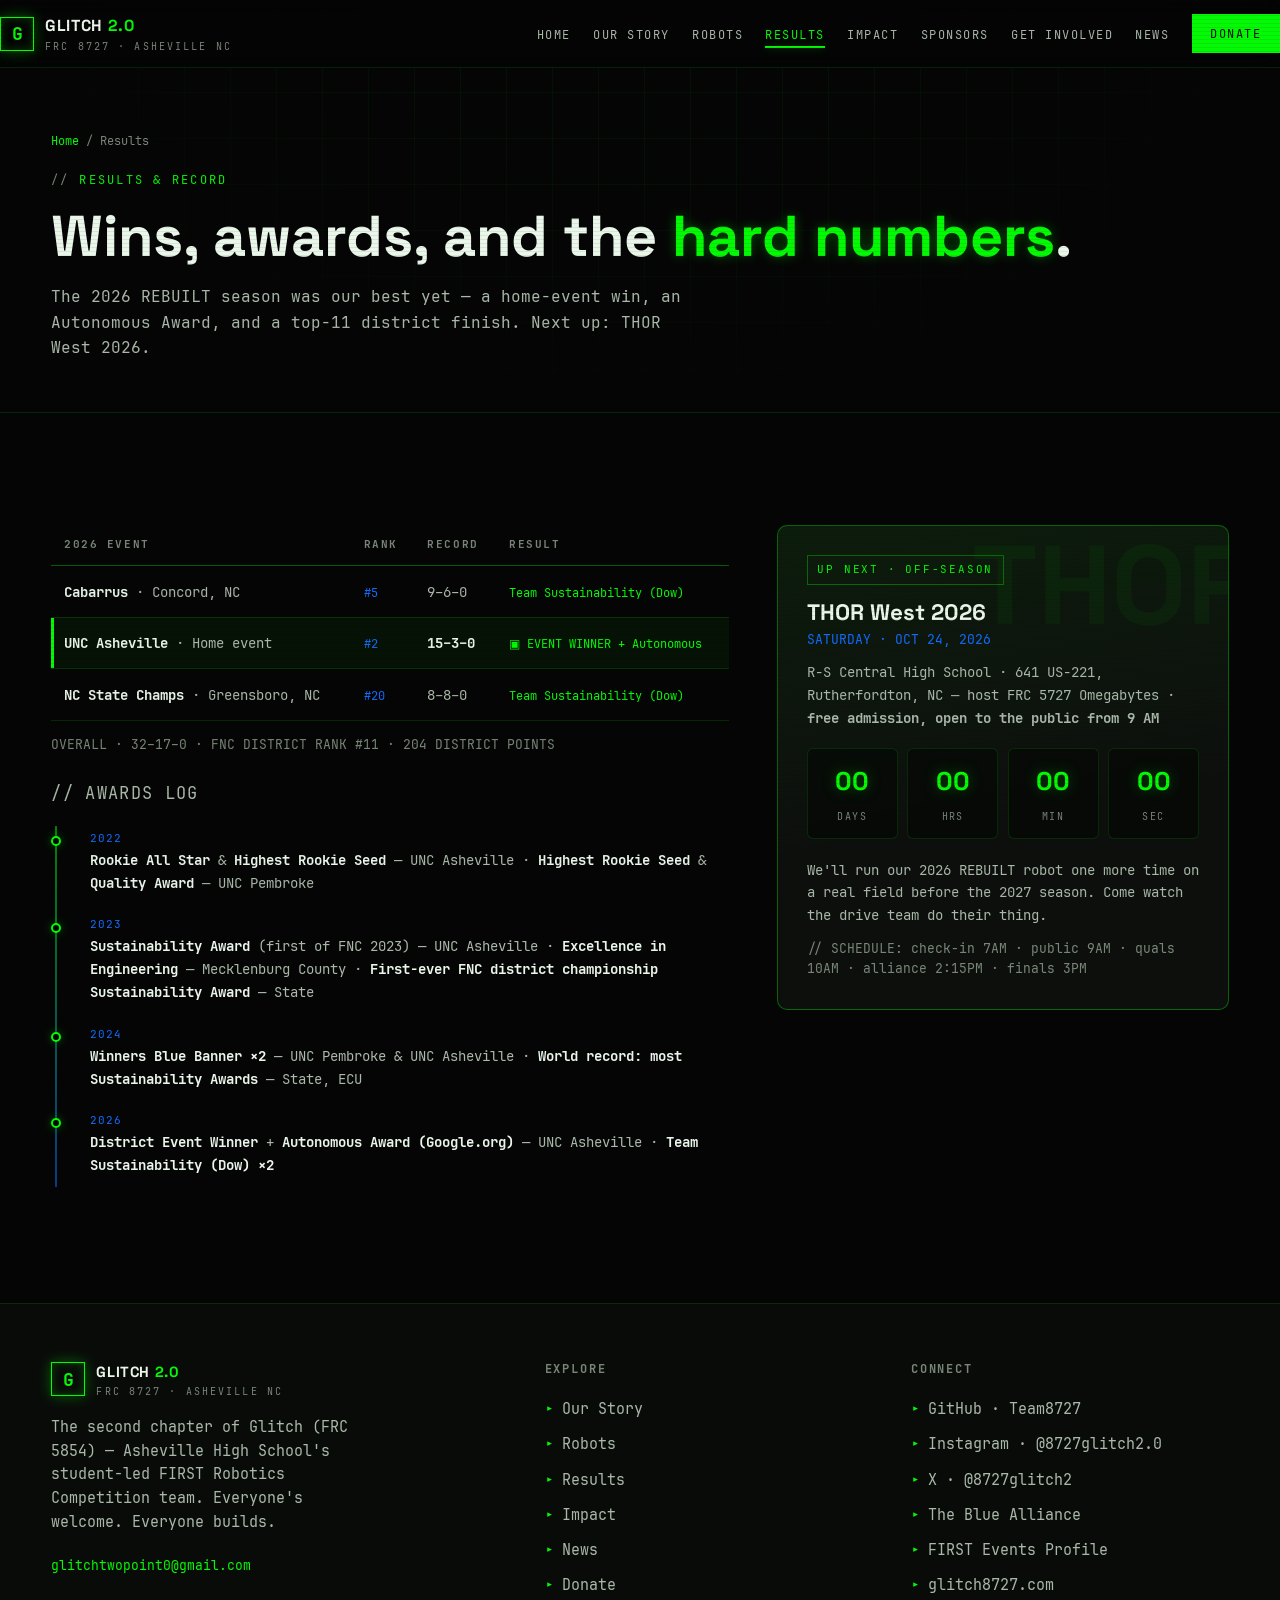
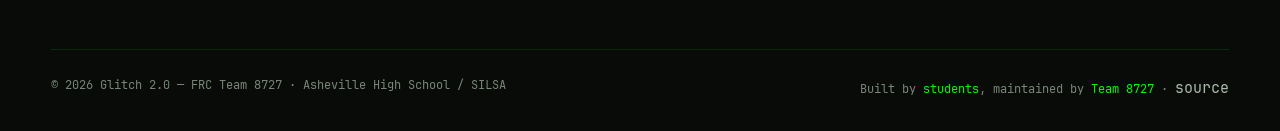
<file: results.html>
<!DOCTYPE html>
<html lang="en">
<head>
  <meta charset="UTF-8">
  <meta name="viewport" content="width=device-width, initial-scale=1">
  <title>Results | GLITCH 2.0 FRC 8727 — Record &amp; Awards</title>
  <meta name="description" content="Glitch 2.0 results: two Blue Banners, the 2026 UNC Asheville district event win, the Autonomous Award, a world record, and the upcoming THOR West off-season event.">
  <link rel="icon" href="assets/favicon.svg" type="image/svg+xml">
  <meta property="og:type" content="website">
  <meta property="og:title" content="Results | GLITCH 2.0 FRC 8727">
  <meta name="theme-color" content="#04F904">
  <link rel="stylesheet" href="assets/css/style.css">
</head>
<body id="top">
  <a class="skip" href="#main">Skip to main content</a>
  <div class="scanlines" aria-hidden="true"></div>

  <!-- ================= NAV ================= -->
  <header class="nav">
    <div class="container nav-inner">
      <a class="brand" href="index.html" aria-label="Glitch 2.0 home">
        <span class="brand-mark" aria-hidden="true">G</span>
        <span>
          <span class="brand-name">GLITCH <span>2.0</span></span>
          <span class="brand-sub">FRC 8727 · ASHEVILLE NC</span>
        </span>
      </a>
      <nav aria-label="Primary">
        <ul class="nav-links" id="nav-links">
          <li><a href="index.html">Home</a></li>
          <li><a href="about.html">Our Story</a></li>
          <li><a href="robots.html">Robots</a></li>
          <li><a href="results.html">Results</a></li>
          <li><a href="impact.html">Impact</a></li>
          <li><a href="sponsors.html">Sponsors</a></li>
          <li><a href="get-involved.html">Get Involved</a></li>
          <li><a href="news.html">News</a></li>
          <li><a class="btn solid" href="sponsors.html#donate">Donate</a></li>
        </ul>
      </nav>
      <button class="nav-toggle" aria-label="Toggle menu" aria-expanded="false" aria-controls="nav-links">☰</button>
    </div>
  </header>

  <main id="main">
    <!-- ================= PAGE HERO ================= -->
    <section class="page-hero">
      <div class="bg-grid" aria-hidden="true"></div>
      <div class="container">
        <div class="breadcrumb"><a href="index.html">Home</a> / Results</div>
        <span class="kicker">Results &amp; record</span>
        <h1>Wins, awards, and the <span class="glow-text">hard numbers</span>.</h1>
        <p>The 2026 REBUILT season was our best yet — a home-event win, an Autonomous Award, and a
        top-11 district finish. Next up: THOR West 2026.</p>
      </div>
    </section>

    <section class="section">
      <div class="container">
        <div class="results-grid">
          <div class="reveal">
            <div style="overflow-x:auto">
              <table class="season-table">
                <thead>
                  <tr><th>2026 Event</th><th>Rank</th><th>Record</th><th>Result</th></tr>
                </thead>
                <tbody>
                  <tr>
                    <td><b>Cabarrus</b> · Concord, NC</td>
                    <td><span class="stat-badge">#5</span></td>
                    <td>9–6–0</td>
                    <td><span class="award">Team Sustainability (Dow)</span></td>
                  </tr>
                  <tr class="hl">
                    <td><b>UNC Asheville</b> · Home event</td>
                    <td><span class="stat-badge">#2</span></td>
                    <td><b>15–3–0</b></td>
                    <td><span class="award">▣ EVENT WINNER + Autonomous</span></td>
                  </tr>
                  <tr>
                    <td><b>NC State Champs</b> · Greensboro, NC</td>
                    <td><span class="stat-badge">#20</span></td>
                    <td>8–8–0</td>
                    <td><span class="award">Team Sustainability (Dow)</span></td>
                  </tr>
                </tbody>
              </table>
            </div>
            <p style="font-family:var(--font-mono);font-size:0.8rem;color:var(--muted);margin-top:0.9rem">
              OVERALL · 32–17–0 · FNC DISTRICT RANK #11 · 204 DISTRICT POINTS</p>

            <div class="awards">
              <h3>// AWARDS LOG</h3>
              <div class="award-list">
                <div class="award-item reveal"><div class="yr">2022</div><p><b>Rookie All Star</b> &amp; <b>Highest Rookie Seed</b> — UNC Asheville · <b>Highest Rookie Seed</b> &amp; <b>Quality Award</b> — UNC Pembroke</p></div>
                <div class="award-item reveal"><div class="yr">2023</div><p><b>Sustainability Award</b> (first of FNC 2023) — UNC Asheville · <b>Excellence in Engineering</b> — Mecklenburg County · <b>First-ever FNC district championship Sustainability Award</b> — State</p></div>
                <div class="award-item reveal"><div class="yr">2024</div><p><b>Winners Blue Banner ×2</b> — UNC Pembroke &amp; UNC Asheville · <b>World record: most Sustainability Awards</b> — State, ECU</p></div>
                <div class="award-item reveal"><div class="yr">2026</div><p><b>District Event Winner</b> + <b>Autonomous Award (Google.org)</b> — UNC Asheville · <b>Team Sustainability (Dow) ×2</b></p></div>
              </div>
            </div>
          </div>

          <!-- Event card -->
          <aside class="event-card reveal d1">
            <span class="tag">UP NEXT · OFF-SEASON</span>
            <h3>THOR West 2026</h3>
            <div class="when">SATURDAY · OCT 24, 2026</div>
            <div class="where">R-S Central High School · 641 US-221, Rutherfordton, NC — host FRC 5727 Omegabytes · <strong>free admission, open to the public from 9 AM</strong></div>
            <div class="countdown" id="countdown" aria-label="Countdown to THOR West">
              <div class="cd-cell"><b data-d>--</b><span>Days</span></div>
              <div class="cd-cell"><b data-h>--</b><span>Hrs</span></div>
              <div class="cd-cell"><b data-m>--</b><span>Min</span></div>
              <div class="cd-cell"><b data-s>--</b><span>Sec</span></div>
            </div>
            <p style="font-size:0.88rem;color:var(--text-2)">We'll run our 2026 REBUILT robot one more time
            on a real field before the 2027 season. Come watch the drive team do their thing.</p>
            <div class="note">// SCHEDULE: check-in 7AM · public 9AM · quals 10AM · alliance 2:15PM · finals 3PM</div>
          </aside>
        </div>
      </div>
    </section>
  </main>

  <!-- ================= FOOTER ================= -->
  <footer class="footer">
    <div class="container">
      <div class="footer-grid">
        <div>
          <a class="brand" href="index.html" aria-label="Glitch 2.0 home">
            <span class="brand-mark" aria-hidden="true">G</span>
            <span>
              <span class="brand-name">GLITCH <span>2.0</span></span>
              <span class="brand-sub">FRC 8727 · ASHEVILLE NC</span>
            </span>
          </a>
          <p class="brand-desc">The second chapter of Glitch (FRC 5854) — Asheville High School's
          student-led FIRST Robotics Competition team. Everyone's welcome. Everyone builds.</p>
          <p style="font-family:var(--font-mono);font-size:0.8rem;color:var(--neon)">glitchtwopoint0@gmail.com</p>
        </div>

        <div>
          <h4>Explore</h4>
          <ul class="footer-links">
            <li><a href="about.html">Our Story</a></li>
            <li><a href="robots.html">Robots</a></li>
            <li><a href="results.html">Results</a></li>
            <li><a href="impact.html">Impact</a></li>
            <li><a href="news.html">News</a></li>
            <li><a href="sponsors.html#donate">Donate</a></li>
          </ul>
        </div>

        <div>
          <h4>Connect</h4>
          <ul class="footer-links">
            <li><a href="https://github.com/Team8727" target="_blank" rel="noopener">GitHub · Team8727</a></li>
            <li><a href="https://www.instagram.com/8727glitch2.0/" target="_blank" rel="noopener">Instagram · @8727glitch2.0</a></li>
            <li><a href="https://x.com/8727glitch2" target="_blank" rel="noopener">X · @8727glitch2</a></li>
            <li><a href="https://www.thebluealliance.com/team/8727" target="_blank" rel="noopener">The Blue Alliance</a></li>
            <li><a href="https://frc-events.firstinspires.org/team/8727" target="_blank" rel="noopener">FIRST Events Profile</a></li>
            <li><a href="https://www.glitch8727.com" target="_blank" rel="noopener">glitch8727.com</a></li>
          </ul>
        </div>
      </div>

      <div class="footer-bottom">
        <span>© <span id="year">2026</span> Glitch 2.0 — FRC Team 8727 · Asheville High School / SILSA</span>
        <span class="credit">Built by <b>students</b>, maintained by <b>Team 8727</b> · <a href="https://github.com/Team8727/Glitch-2.0-Website" target="_blank" rel="noopener">source</a></span>
      </div>
    </div>
  </footer>

  <a class="to-top" href="#top" aria-label="Back to top">↑</a>

  <script src="assets/js/main.js"></script>
</body>
</html>
</file>
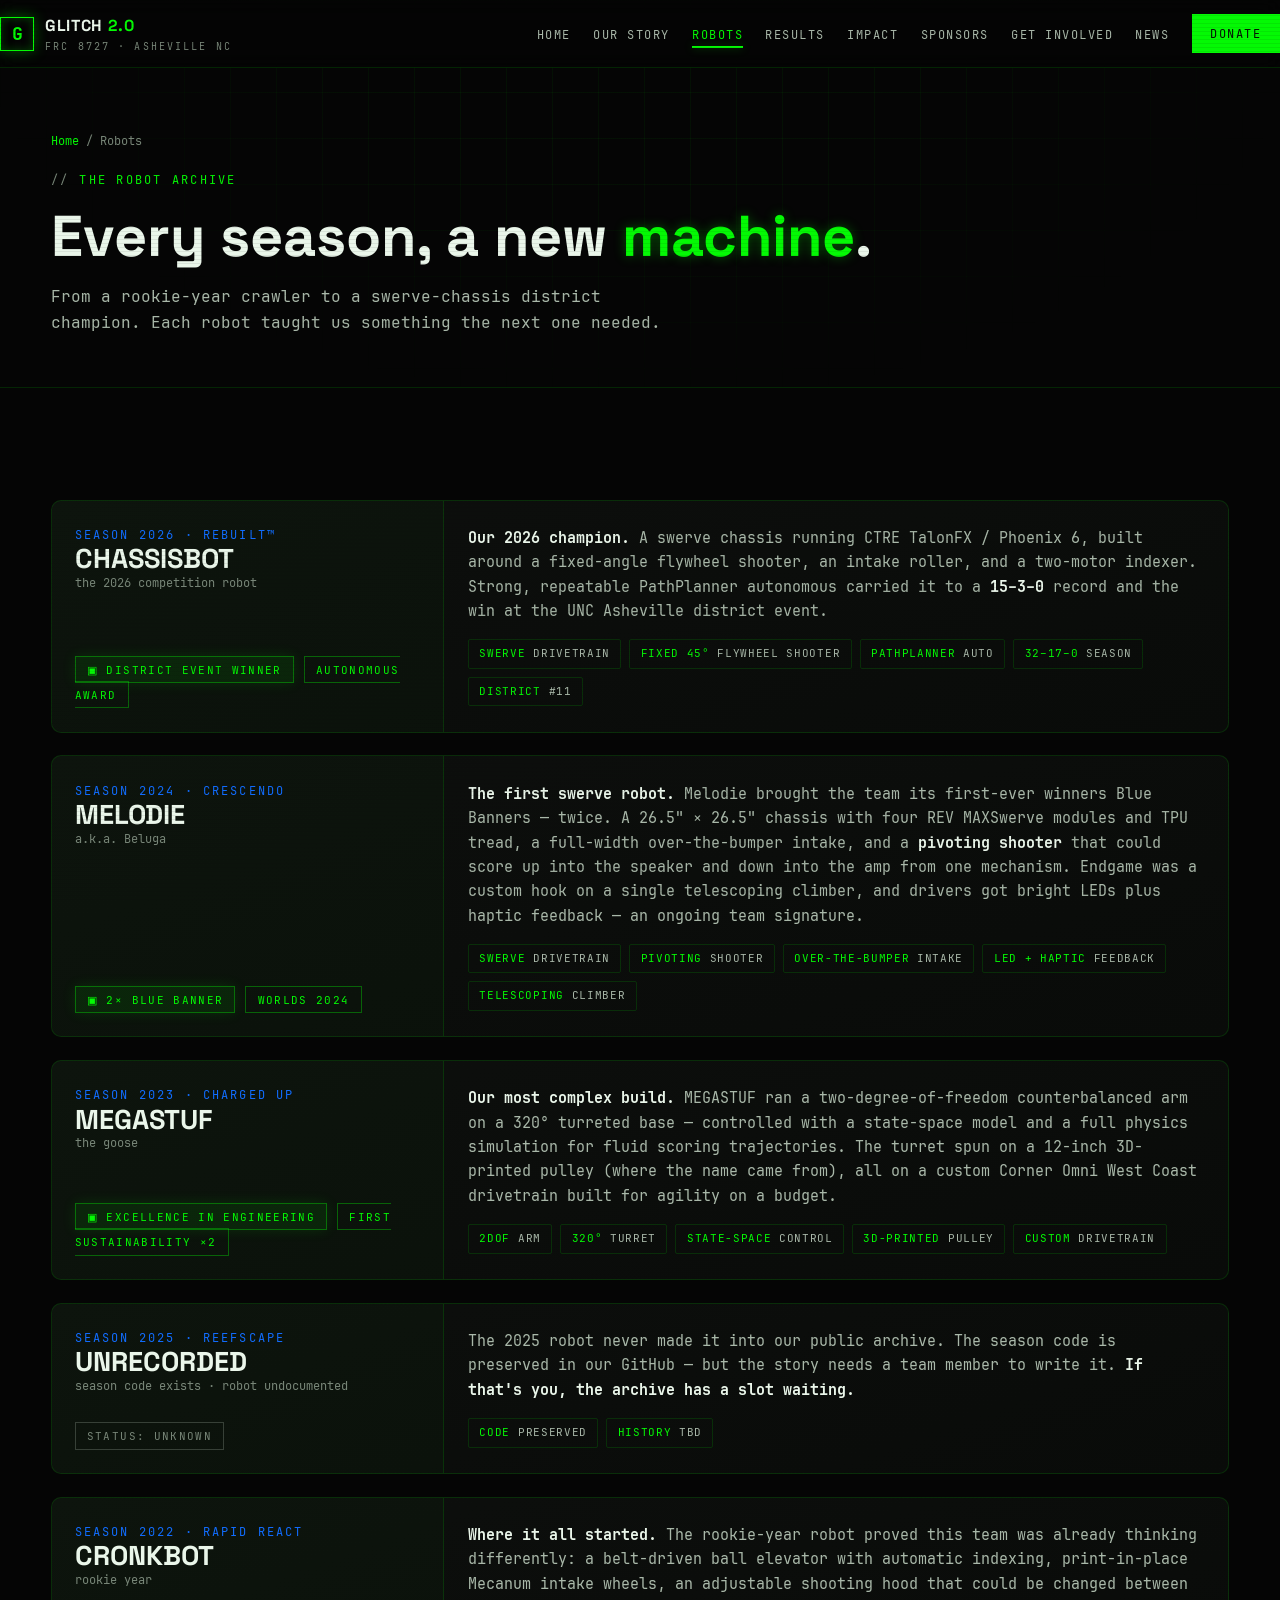
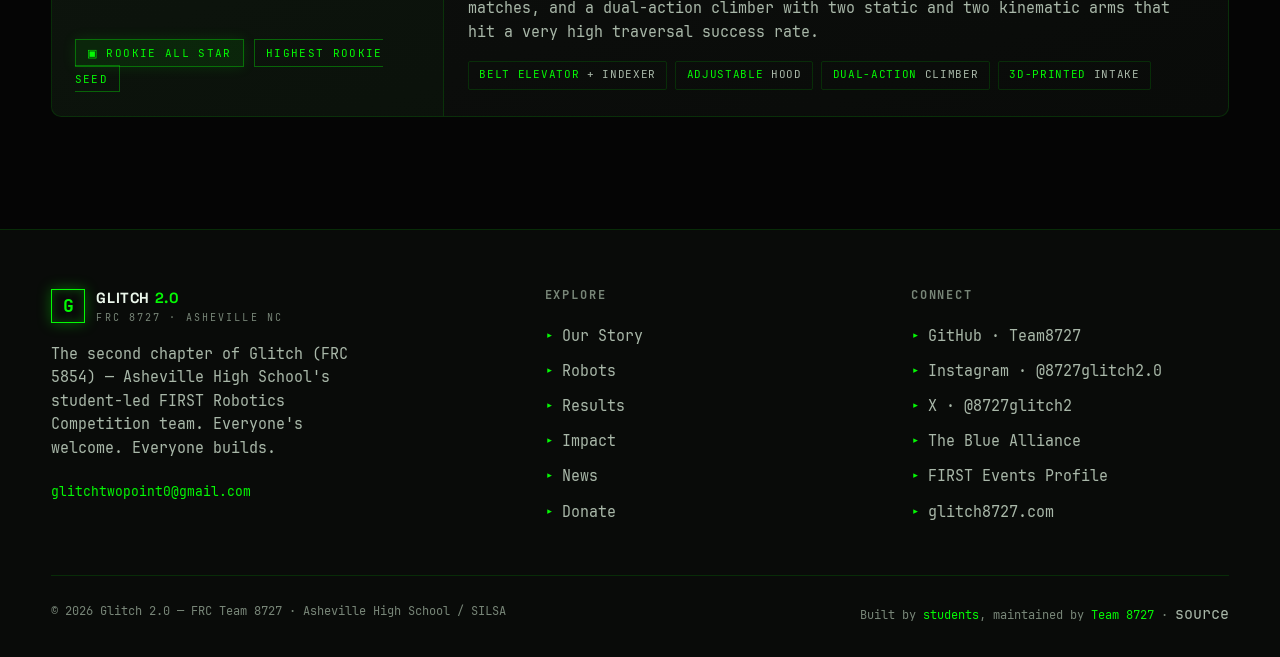
<file: robots.html>
<!DOCTYPE html>
<html lang="en">
<head>
  <meta charset="UTF-8">
  <meta name="viewport" content="width=device-width, initial-scale=1">
  <title>Robots | GLITCH 2.0 FRC 8727 — The Robot Archive</title>
  <meta name="description" content="The Glitch 2.0 robot archive: CronkBot (2022), MEGASTUF (2023), Melodie (2024), and the 2026 district-champion REBUILT chassisbot.">
  <link rel="icon" href="assets/favicon.svg" type="image/svg+xml">
  <meta property="og:type" content="website">
  <meta property="og:title" content="Robots | GLITCH 2.0 FRC 8727">
  <meta name="theme-color" content="#04F904">
  <link rel="stylesheet" href="assets/css/style.css">
</head>
<body id="top">
  <a class="skip" href="#main">Skip to main content</a>
  <div class="scanlines" aria-hidden="true"></div>

  <!-- ================= NAV ================= -->
  <header class="nav">
    <div class="container nav-inner">
      <a class="brand" href="index.html" aria-label="Glitch 2.0 home">
        <span class="brand-mark" aria-hidden="true">G</span>
        <span>
          <span class="brand-name">GLITCH <span>2.0</span></span>
          <span class="brand-sub">FRC 8727 · ASHEVILLE NC</span>
        </span>
      </a>
      <nav aria-label="Primary">
        <ul class="nav-links" id="nav-links">
          <li><a href="index.html">Home</a></li>
          <li><a href="about.html">Our Story</a></li>
          <li><a href="robots.html">Robots</a></li>
          <li><a href="results.html">Results</a></li>
          <li><a href="impact.html">Impact</a></li>
          <li><a href="sponsors.html">Sponsors</a></li>
          <li><a href="get-involved.html">Get Involved</a></li>
          <li><a href="news.html">News</a></li>
          <li><a class="btn solid" href="sponsors.html#donate">Donate</a></li>
        </ul>
      </nav>
      <button class="nav-toggle" aria-label="Toggle menu" aria-expanded="false" aria-controls="nav-links">☰</button>
    </div>
  </header>

  <main id="main">
    <!-- ================= PAGE HERO ================= -->
    <section class="page-hero">
      <div class="bg-grid" aria-hidden="true"></div>
      <div class="container">
        <div class="breadcrumb"><a href="index.html">Home</a> / Robots</div>
        <span class="kicker">The robot archive</span>
        <h1>Every season, a new <span class="glow-text">machine</span>.</h1>
        <p>From a rookie-year crawler to a swerve-chassis district champion. Each robot taught us
        something the next one needed.</p>
      </div>
    </section>

    <section class="section">
      <div class="container">
        <div class="robot-list">
          <!-- 2026 -->
          <article class="robot-card reveal">
            <div class="robot-side">
              <div>
                <div class="year">SEASON 2026 · REBUILT™</div>
                <div class="name">CHASSISBOT</div>
                <div class="aka">the 2026 competition robot</div>
              </div>
              <div>
                <span class="status win">▣ DISTRICT EVENT WINNER</span>
                <span class="status" style="margin-top:0.5rem">AUTONOMOUS AWARD</span>
              </div>
            </div>
            <div class="robot-main">
              <p><strong>Our 2026 champion.</strong> A swerve chassis running CTRE TalonFX / Phoenix 6,
              built around a fixed-angle flywheel shooter, an intake roller, and a two-motor indexer.
              Strong, repeatable PathPlanner autonomous carried it to a <strong>15–3–0</strong> record
              and the win at the UNC Asheville district event.</p>
              <div class="robot-tags">
                <span><b>SWERVE</b> DRIVETRAIN</span>
                <span><b>FIXED 45°</b> FLYWHEEL SHOOTER</span>
                <span><b>PATHPLANNER</b> AUTO</span>
                <span><b>32–17–0</b> SEASON</span>
                <span><b>DISTRICT</b> #11</span>
              </div>
            </div>
          </article>

          <!-- 2024 -->
          <article class="robot-card reveal">
            <div class="robot-side">
              <div>
                <div class="year">SEASON 2024 · CRESCENDO</div>
                <div class="name">MELODIE</div>
                <div class="aka">a.k.a. Beluga</div>
              </div>
              <div>
                <span class="status win">▣ 2× BLUE BANNER</span>
                <span class="status" style="margin-top:0.5rem">WORLDS 2024</span>
              </div>
            </div>
            <div class="robot-main">
              <p><strong>The first swerve robot.</strong> Melodie brought the team its first-ever
              winners Blue Banners — twice. A 26.5" × 26.5" chassis with four REV MAXSwerve modules and
              TPU tread, a full-width over-the-bumper intake, and a <strong>pivoting shooter</strong>
              that could score up into the speaker and down into the amp from one mechanism. Endgame was a
              custom hook on a single telescoping climber, and drivers got bright LEDs plus haptic
              feedback — an ongoing team signature.</p>
              <div class="robot-tags">
                <span><b>SWERVE</b> DRIVETRAIN</span>
                <span><b>PIVOTING</b> SHOOTER</span>
                <span><b>OVER-THE-BUMPER</b> INTAKE</span>
                <span><b>LED + HAPTIC</b> FEEDBACK</span>
                <span><b>TELESCOPING</b> CLIMBER</span>
              </div>
            </div>
          </article>

          <!-- 2023 -->
          <article class="robot-card reveal">
            <div class="robot-side">
              <div>
                <div class="year">SEASON 2023 · CHARGED UP</div>
                <div class="name">MEGASTUF</div>
                <div class="aka">the goose</div>
              </div>
              <div>
                <span class="status win">▣ EXCELLENCE IN ENGINEERING</span>
                <span class="status" style="margin-top:0.5rem">FIRST SUSTAINABILITY ×2</span>
              </div>
            </div>
            <div class="robot-main">
              <p><strong>Our most complex build.</strong> MEGASTUF ran a two-degree-of-freedom
              counterbalanced arm on a 320° turreted base — controlled with a state-space model and a
              full physics simulation for fluid scoring trajectories. The turret spun on a 12-inch
              3D-printed pulley (where the name came from), all on a custom Corner Omni West Coast
              drivetrain built for agility on a budget.</p>
              <div class="robot-tags">
                <span><b>2DOF</b> ARM</span>
                <span><b>320°</b> TURRET</span>
                <span><b>STATE-SPACE</b> CONTROL</span>
                <span><b>3D-PRINTED</b> PULLEY</span>
                <span><b>CUSTOM</b> DRIVETRAIN</span>
              </div>
            </div>
          </article>

          <!-- 2025 -->
          <article class="robot-card reveal">
            <div class="robot-side">
              <div>
                <div class="year">SEASON 2025 · REEFSCAPE</div>
                <div class="name">UNRECORDED</div>
                <div class="aka">season code exists · robot undocumented</div>
              </div>
              <div>
                <span class="status unknown">STATUS: UNKNOWN</span>
              </div>
            </div>
            <div class="robot-main">
              <p>The 2025 robot never made it into our public archive. The season code is preserved in
              our GitHub — but the story needs a team member to write it. <strong>If that's you, the
              archive has a slot waiting.</strong></p>
              <div class="robot-tags">
                <span><b>CODE</b> PRESERVED</span>
                <span><b>HISTORY</b> TBD</span>
              </div>
            </div>
          </article>

          <!-- 2022 -->
          <article class="robot-card reveal">
            <div class="robot-side">
              <div>
                <div class="year">SEASON 2022 · RAPID REACT</div>
                <div class="name">CRONKBOT</div>
                <div class="aka">rookie year</div>
              </div>
              <div>
                <span class="status win">▣ ROOKIE ALL STAR</span>
                <span class="status" style="margin-top:0.5rem">HIGHEST ROOKIE SEED</span>
              </div>
            </div>
            <div class="robot-main">
              <p><strong>Where it all started.</strong> The rookie-year robot proved this team was
              already thinking differently: a belt-driven ball elevator with automatic indexing,
              print-in-place Mecanum intake wheels, an adjustable shooting hood that could be changed
              between matches, and a dual-action climber with two static and two kinematic arms that hit a
              very high traversal success rate.</p>
              <div class="robot-tags">
                <span><b>BELT ELEVATOR</b> + INDEXER</span>
                <span><b>ADJUSTABLE</b> HOOD</span>
                <span><b>DUAL-ACTION</b> CLIMBER</span>
                <span><b>3D-PRINTED</b> INTAKE</span>
              </div>
            </div>
          </article>
        </div>
      </div>
    </section>
  </main>

  <!-- ================= FOOTER ================= -->
  <footer class="footer">
    <div class="container">
      <div class="footer-grid">
        <div>
          <a class="brand" href="index.html" aria-label="Glitch 2.0 home">
            <span class="brand-mark" aria-hidden="true">G</span>
            <span>
              <span class="brand-name">GLITCH <span>2.0</span></span>
              <span class="brand-sub">FRC 8727 · ASHEVILLE NC</span>
            </span>
          </a>
          <p class="brand-desc">The second chapter of Glitch (FRC 5854) — Asheville High School's
          student-led FIRST Robotics Competition team. Everyone's welcome. Everyone builds.</p>
          <p style="font-family:var(--font-mono);font-size:0.8rem;color:var(--neon)">glitchtwopoint0@gmail.com</p>
        </div>

        <div>
          <h4>Explore</h4>
          <ul class="footer-links">
            <li><a href="about.html">Our Story</a></li>
            <li><a href="robots.html">Robots</a></li>
            <li><a href="results.html">Results</a></li>
            <li><a href="impact.html">Impact</a></li>
            <li><a href="news.html">News</a></li>
            <li><a href="sponsors.html#donate">Donate</a></li>
          </ul>
        </div>

        <div>
          <h4>Connect</h4>
          <ul class="footer-links">
            <li><a href="https://github.com/Team8727" target="_blank" rel="noopener">GitHub · Team8727</a></li>
            <li><a href="https://www.instagram.com/8727glitch2.0/" target="_blank" rel="noopener">Instagram · @8727glitch2.0</a></li>
            <li><a href="https://x.com/8727glitch2" target="_blank" rel="noopener">X · @8727glitch2</a></li>
            <li><a href="https://www.thebluealliance.com/team/8727" target="_blank" rel="noopener">The Blue Alliance</a></li>
            <li><a href="https://frc-events.firstinspires.org/team/8727" target="_blank" rel="noopener">FIRST Events Profile</a></li>
            <li><a href="https://www.glitch8727.com" target="_blank" rel="noopener">glitch8727.com</a></li>
          </ul>
        </div>
      </div>

      <div class="footer-bottom">
        <span>© <span id="year">2026</span> Glitch 2.0 — FRC Team 8727 · Asheville High School / SILSA</span>
        <span class="credit">Built by <b>students</b>, maintained by <b>Team 8727</b> · <a href="https://github.com/Team8727/Glitch-2.0-Website" target="_blank" rel="noopener">source</a></span>
      </div>
    </div>
  </footer>

  <a class="to-top" href="#top" aria-label="Back to top">↑</a>

  <script src="assets/js/main.js"></script>
</body>
</html>
</file>
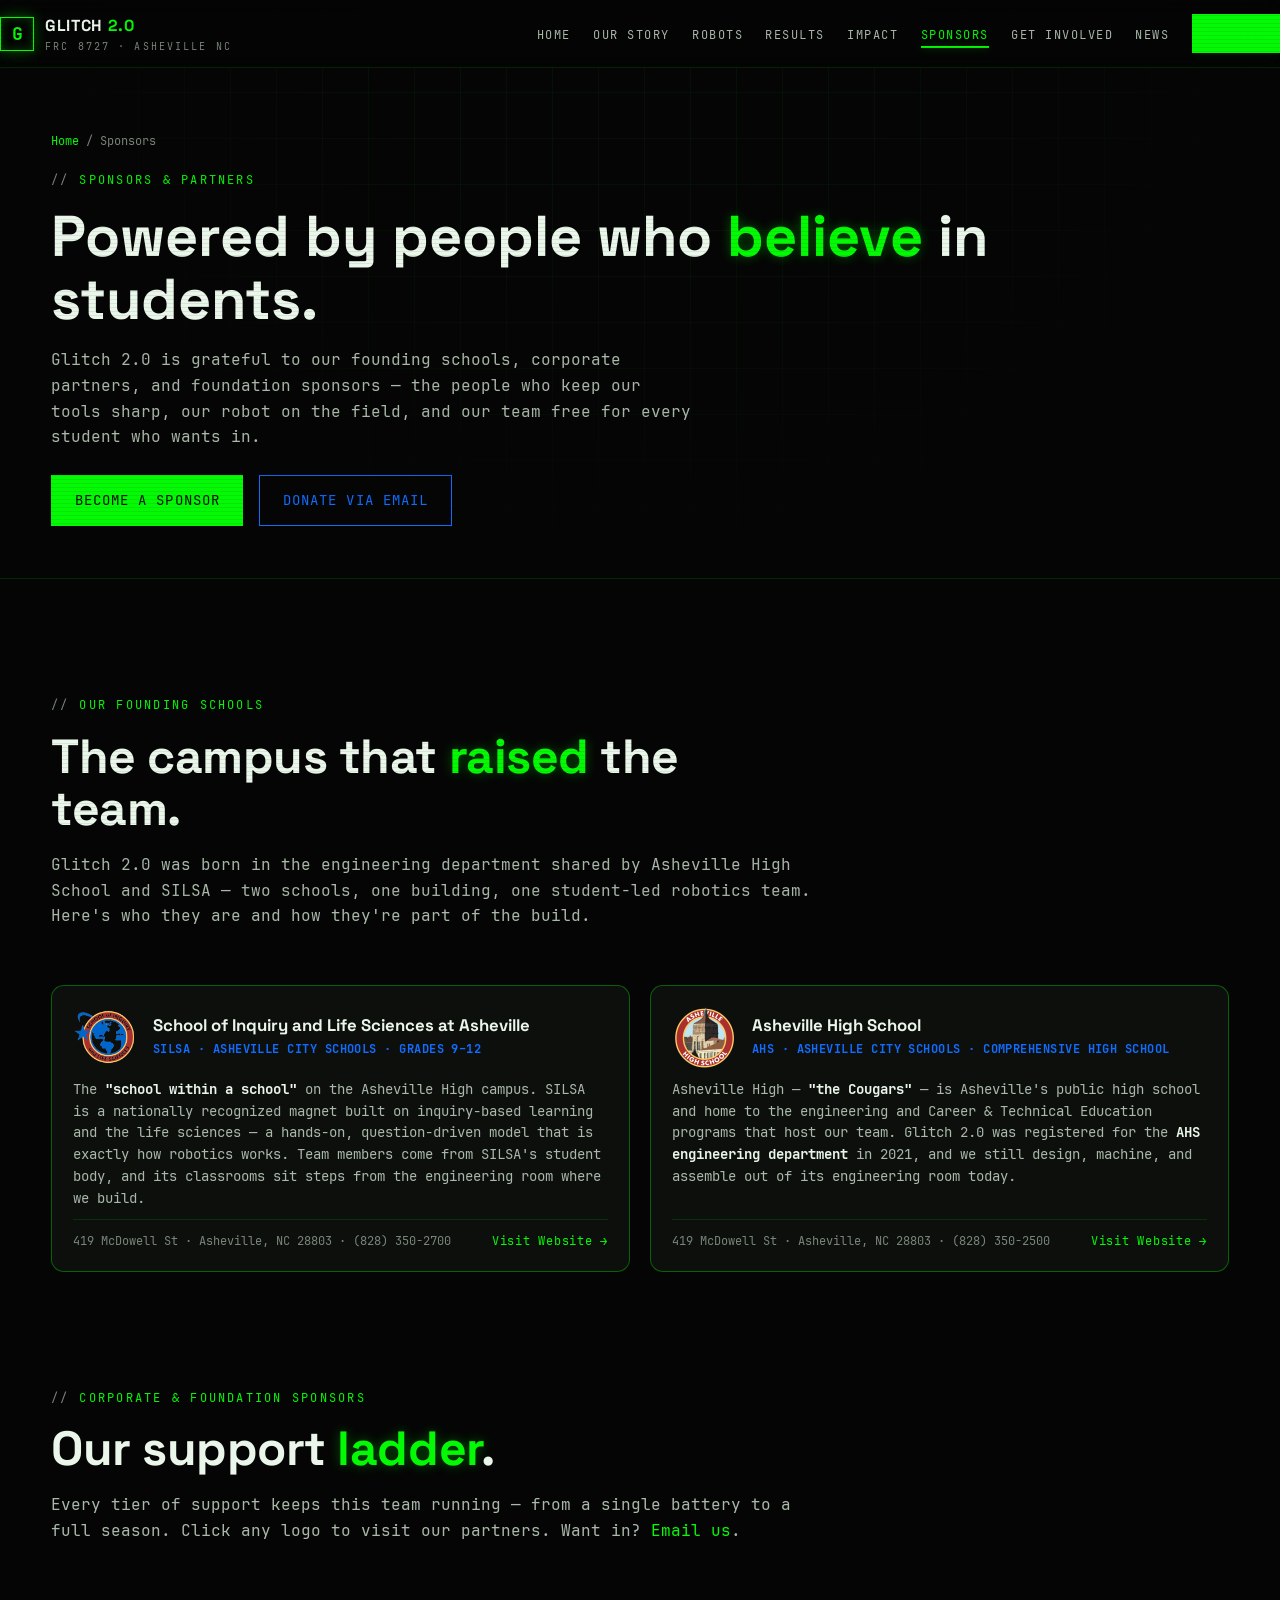
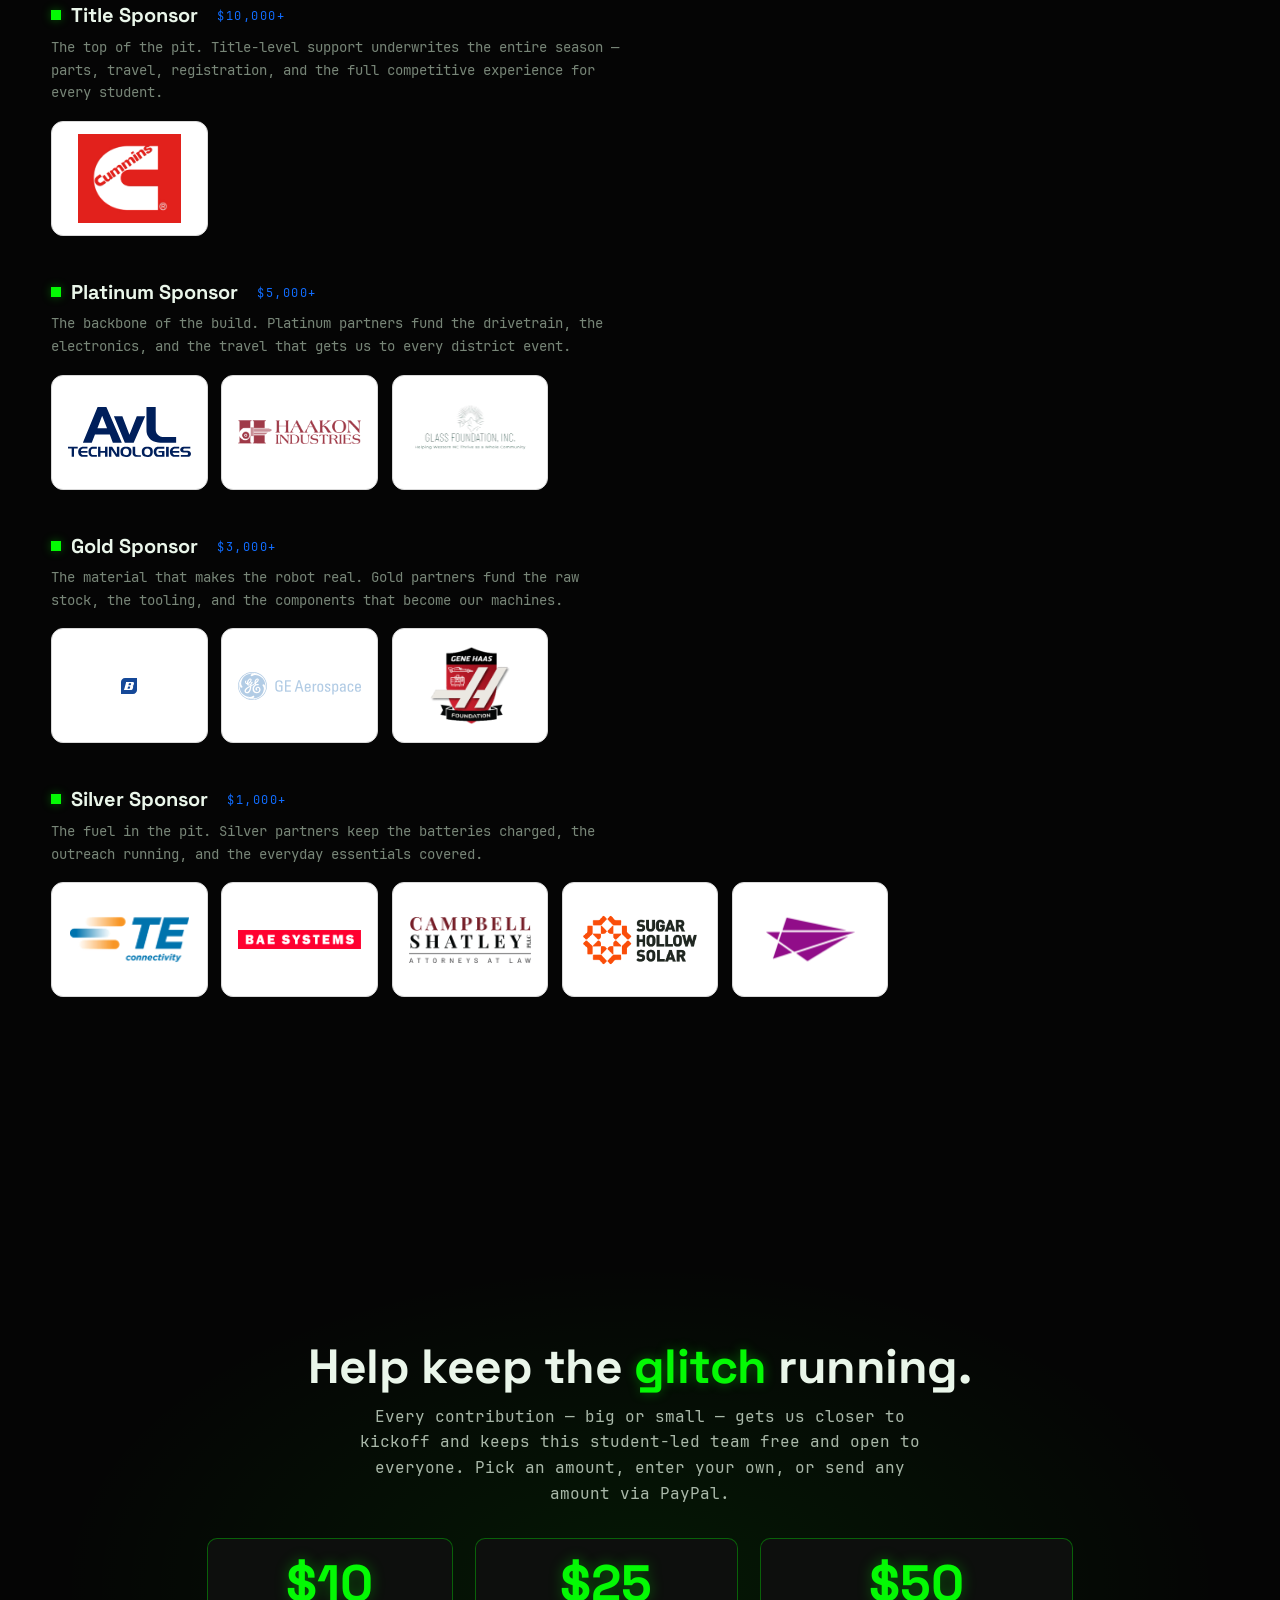
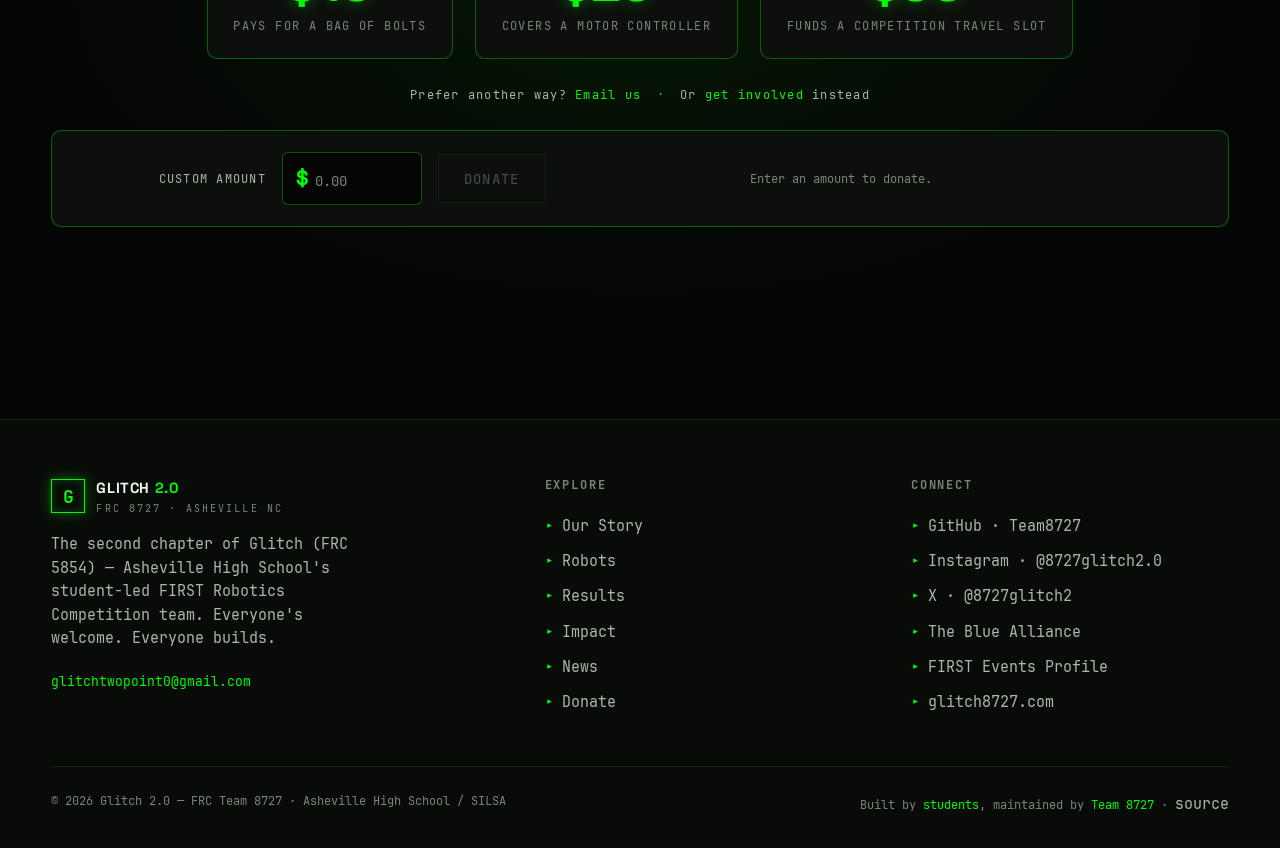
<file: sponsors.html>
<!DOCTYPE html>
<html lang="en">
<head>
  <meta charset="UTF-8">
  <meta name="viewport" content="width=device-width, initial-scale=1">
  <title>Sponsors &amp; Donate | GLITCH 2.0 FRC 8727</title>
  <meta name="description" content="Glitch 2.0 (FRC 8727) sponsors: our founding schools — SILSA and Asheville High School — plus the corporate and foundation partners who power our season, from Title to Silver level.">
  <link rel="icon" href="assets/favicon.svg" type="image/svg+xml">
  <meta property="og:type" content="website">
  <meta property="og:title" content="Sponsors &amp; Donate | GLITCH 2.0 FRC 8727">
  <meta name="theme-color" content="#04F904">
  <link rel="stylesheet" href="assets/css/style.css">
</head>
<body id="top">
  <a class="skip" href="#main">Skip to main content</a>
  <div class="scanlines" aria-hidden="true"></div>

  <!-- ================= NAV ================= -->
  <header class="nav">
    <div class="container nav-inner">
      <a class="brand" href="index.html" aria-label="Glitch 2.0 home">
        <span class="brand-mark" aria-hidden="true">G</span>
        <span>
          <span class="brand-name">GLITCH <span>2.0</span></span>
          <span class="brand-sub">FRC 8727 · ASHEVILLE NC</span>
        </span>
      </a>
      <nav aria-label="Primary">
        <ul class="nav-links" id="nav-links">
          <li><a href="index.html">Home</a></li>
          <li><a href="about.html">Our Story</a></li>
          <li><a href="robots.html">Robots</a></li>
          <li><a href="results.html">Results</a></li>
          <li><a href="impact.html">Impact</a></li>
          <li><a href="sponsors.html">Sponsors</a></li>
          <li><a href="get-involved.html">Get Involved</a></li>
          <li><a href="news.html">News</a></li>
          <li><a class="btn solid" href="sponsors.html#donate">Donate</a></li>
        </ul>
      </nav>
      <button class="nav-toggle" aria-label="Toggle menu" aria-expanded="false" aria-controls="nav-links">☰</button>
    </div>
  </header>

  <main id="main">
    <!-- ================= PAGE HERO ================= -->
    <section class="page-hero">
      <div class="bg-grid" aria-hidden="true"></div>
      <div class="container">
        <div class="breadcrumb"><a href="index.html">Home</a> / Sponsors</div>
        <span class="kicker">Sponsors &amp; partners</span>
        <h1>Powered by people who <span class="glow-text">believe</span> in students.</h1>
        <p>Glitch 2.0 is grateful to our founding schools, corporate partners, and foundation sponsors —
        the people who keep our tools sharp, our robot on the field, and our team free for every student
        who wants in.</p>
        <div style="margin-top:1.6rem; display:flex; gap:1rem; flex-wrap:wrap">
          <a class="btn solid" href="mailto:glitchtwopoint0@gmail.com?subject=Sponsoring%20Glitch%202.0">Become a Sponsor</a>
          <a class="btn blue" href="mailto:glitchtwopoint0@gmail.com?subject=Donation%20to%20Glitch%202.0">Donate via Email</a>
        </div>
      </div>
    </section>

    <!-- ================= ABOUT OUR SCHOOLS ================= -->
    <section class="section" id="schools">
      <div class="container">
        <div class="section-head reveal">
          <span class="kicker">Our founding schools</span>
          <h2>The campus that <span class="glow-text">raised</span> the team.</h2>
          <p>Glitch 2.0 was born in the engineering department shared by Asheville High School and SILSA —
          two schools, one building, one student-led robotics team. Here's who they are and how they're
          part of the build.</p>
        </div>

        <div class="schools-grid">
          <!-- SILSA -->
          <article class="school-card reveal">
            <div class="school-header">
              <img src="assets/img/schools/silsa.png" alt="School of Inquiry and Life Sciences at Asheville (SILSA) logo">
              <div>
                <h3>School of Inquiry and Life Sciences at Asheville</h3>
                <span class="school-badge">SILSA · Asheville City Schools · Grades 9–12</span>
              </div>
            </div>
            <div class="school-desc">The <strong>"school within a school"</strong> on the Asheville High
            campus. SILSA is a nationally recognized magnet built on inquiry-based learning and the life
            sciences — a hands-on, question-driven model that is exactly how robotics works. Team members
            come from SILSA's student body, and its classrooms sit steps from the engineering room where
            we build.</div>
            <div class="school-footer">
              <span>419 McDowell St · Asheville, NC 28803 · (828) 350-2700</span>
              <a href="https://silsa.ashevillecityschools.net/" target="_blank" rel="noopener">Visit Website →</a>
            </div>
          </article>

          <!-- AHS -->
          <article class="school-card reveal d1">
            <div class="school-header">
              <img src="assets/img/schools/ahs.png" alt="Asheville High School logo">
              <div>
                <h3>Asheville High School</h3>
                <span class="school-badge">AHS · Asheville City Schools · Comprehensive High School</span>
              </div>
            </div>
            <div class="school-desc">Asheville High — <strong>"the Cougars"</strong> — is Asheville's
            public high school and home to the engineering and Career &amp; Technical Education programs
            that host our team. Glitch 2.0 was registered for the <strong>AHS engineering
            department</strong> in 2021, and we still design, machine, and assemble out of its
            engineering room today.</div>
            <div class="school-footer">
              <span>419 McDowell St · Asheville, NC 28803 · (828) 350-2500</span>
              <a href="https://ahs.ashevillecityschools.net/" target="_blank" rel="noopener">Visit Website →</a>
            </div>
          </article>
        </div>
      </div>
    </section>

    <!-- ================= CORPORATE & FOUNDATION SPONSORS ================= -->
    <section class="section" id="corporate" style="padding-top:0">
      <div class="container">
        <div class="section-head reveal">
          <span class="kicker">Corporate &amp; foundation sponsors</span>
          <h2>Our support <span class="glow-text">ladder</span>.</h2>
          <p>Every tier of support keeps this team running — from a single battery to a full season.
          Click any logo to visit our partners. Want in? <a href="mailto:glitchtwopoint0@gmail.com?subject=Sponsoring%20Glitch%202.0" style="color:var(--neon)">Email us</a>.</p>
        </div>

        <!-- TITLE -->
        <div class="sponsor-tier reveal">
          <div class="tier-head">
            <span class="tier-name">Title Sponsor</span>
            <span class="tier-amt">$10,000+</span>
            <span class="tier-desc">The top of the pit. Title-level support underwrites the entire season — parts, travel, registration, and the full competitive experience for every student.</span>
          </div>
          <div class="tier-grid">
            <a class="sponsor-logo" href="https://www.cummins.com" target="_blank" rel="noopener" title="Cummins — cummins.com">
              <img src="assets/img/sponsors/cummins.png" alt="Cummins logo" loading="lazy">
            </a>
          </div>
        </div>

        <!-- PLATINUM -->
        <div class="sponsor-tier reveal">
          <div class="tier-head">
            <span class="tier-name">Platinum Sponsor</span>
            <span class="tier-amt">$5,000+</span>
            <span class="tier-desc">The backbone of the build. Platinum partners fund the drivetrain, the electronics, and the travel that gets us to every district event.</span>
          </div>
          <div class="tier-grid">
            <a class="sponsor-logo" href="https://avltech.com" target="_blank" rel="noopener" title="AvL Technologies — avltech.com">
              <img src="assets/img/sponsors/avl.svg" alt="AvL Technologies logo" loading="lazy">
            </a>
            <a class="sponsor-logo" href="https://haakon.com" target="_blank" rel="noopener" title="Haakon Industries — haakon.com">
              <img src="assets/img/sponsors/haakon.png" alt="Haakon Industries logo" loading="lazy">
            </a>
            <a class="sponsor-logo" href="https://www.glassfoundation.org" target="_blank" rel="noopener" title="Glass Foundation — glassfoundation.org">
              <img src="assets/img/sponsors/glassfoundation.png" alt="Glass Foundation logo" loading="lazy">
            </a>
          </div>
        </div>

        <!-- GOLD -->
        <div class="sponsor-tier reveal">
          <div class="tier-head">
            <span class="tier-name">Gold Sponsor</span>
            <span class="tier-amt">$3,000+</span>
            <span class="tier-desc">The material that makes the robot real. Gold partners fund the raw stock, the tooling, and the components that become our machines.</span>
          </div>
          <div class="tier-grid">
            <a class="sponsor-logo" href="https://www.baxter.com" target="_blank" rel="noopener" title="Baxter — baxter.com">
              <img src="assets/img/sponsors/baxter.svg" alt="Baxter logo" loading="lazy">
            </a>
            <a class="sponsor-logo" href="https://www.geaerospace.com" target="_blank" rel="noopener" title="GE Aerospace — geaerospace.com">
              <img src="assets/img/sponsors/geaerospace.svg" alt="GE Aerospace logo" loading="lazy">
            </a>
            <a class="sponsor-logo" href="https://www.haascnc.com" target="_blank" rel="noopener" title="Gene Haas / Haas Automation — haascnc.com">
              <img src="assets/img/sponsors/genehaas.png" alt="Gene Haas Foundation logo" loading="lazy">
            </a>
          </div>
        </div>

        <!-- SILVER -->
        <div class="sponsor-tier reveal">
          <div class="tier-head">
            <span class="tier-name">Silver Sponsor</span>
            <span class="tier-amt">$1,000+</span>
            <span class="tier-desc">The fuel in the pit. Silver partners keep the batteries charged, the outreach running, and the everyday essentials covered.</span>
          </div>
          <div class="tier-grid">
            <a class="sponsor-logo" href="https://www.te.com" target="_blank" rel="noopener" title="TE Connectivity — te.com">
              <img src="assets/img/sponsors/teconnectivity.png" alt="TE Connectivity logo" loading="lazy">
            </a>
            <a class="sponsor-logo" href="https://www.baesystems.com" target="_blank" rel="noopener" title="BAE Systems — baesystems.com">
              <img src="assets/img/sponsors/baesystems.png" alt="BAE Systems logo" loading="lazy">
            </a>
            <a class="sponsor-logo" href="https://www.csedlaw.com" target="_blank" rel="noopener" title="Campbell Shatley Attorneys at Law — csedlaw.com">
              <img src="assets/img/sponsors/campbellshatley.png" alt="Campbell Shatley Attorneys at Law logo" loading="lazy">
            </a>
            <a class="sponsor-logo" href="https://www.sugarhollowsolar.com" target="_blank" rel="noopener" title="Sugar Hollow Solar — sugarhollowsolar.com">
              <img src="assets/img/sponsors/sugarhollow.png" alt="Sugar Hollow Solar logo" loading="lazy">
            </a>
            <a class="sponsor-logo" href="https://www.leidos.com" target="_blank" rel="noopener" title="Leidos — leidos.com">
              <img src="assets/img/sponsors/leidos.png" alt="Leidos logo" loading="lazy">
            </a>
          </div>
        </div>
      </div>
    </section>

    <!-- ================= DONATE ================= -->
    <section class="section" id="donate">
      <div class="container cta-band reveal">
        <h2>Help keep the <span class="glow-text">glitch</span> running.</h2>
        <p>Every contribution — big or small — gets us closer to kickoff and keeps this student-led
        team free and open to everyone. Pick an amount, enter your own, or send any amount via PayPal.</p>
        <div class="paypal-row">
          <form action="https://www.paypal.com/cgi-bin/webscr" method="post" target="_top">
            <input type="hidden" name="cmd" value="_donations">
            <input type="hidden" name="business" value="glitchtwopoint0@gmail.com">
            <input type="hidden" name="item_name" value="Donation to Glitch 2.0 — FRC Team 8727">
            <input type="hidden" name="currency_code" value="USD">
            <input type="hidden" name="amount" value="10.00">
            <input type="hidden" name="no_note" value="0">
            <button type="submit" class="donate-card">
              <span class="num"><span class="glow">$10</span></span>
              <span class="label">pays for a bag of bolts</span>
            </button>
          </form>
          <form action="https://www.paypal.com/cgi-bin/webscr" method="post" target="_top">
            <input type="hidden" name="cmd" value="_donations">
            <input type="hidden" name="business" value="glitchtwopoint0@gmail.com">
            <input type="hidden" name="item_name" value="Donation to Glitch 2.0 — FRC Team 8727">
            <input type="hidden" name="currency_code" value="USD">
            <input type="hidden" name="amount" value="25.00">
            <input type="hidden" name="no_note" value="0">
            <button type="submit" class="donate-card">
              <span class="num"><span class="glow">$25</span></span>
              <span class="label">covers a motor controller</span>
            </button>
          </form>
          <form action="https://www.paypal.com/cgi-bin/webscr" method="post" target="_top">
            <input type="hidden" name="cmd" value="_donations">
            <input type="hidden" name="business" value="glitchtwopoint0@gmail.com">
            <input type="hidden" name="item_name" value="Donation to Glitch 2.0 — FRC Team 8727">
            <input type="hidden" name="currency_code" value="USD">
            <input type="hidden" name="amount" value="50.00">
            <input type="hidden" name="no_note" value="0">
            <button type="submit" class="donate-card">
              <span class="num"><span class="glow">$50</span></span>
              <span class="label">funds a competition travel slot</span>
            </button>
          </form>
        </div>
        <div class="cta-sub">
          <a href="mailto:glitchtwopoint0@gmail.com?subject=Donation%20to%20Glitch%202.0">Prefer another way? <b>Email us</b></a>
          <span style="color:var(--muted);font-family:var(--font-mono);font-size:0.72rem">·</span>
          <a href="get-involved.html">Or <b>get involved</b> instead</a>
        </div>

        <!-- Custom amount -->
        <form class="donate-custom" id="donate-custom" action="https://www.paypal.com/cgi-bin/webscr" method="post" target="_top">
          <span class="dc-label">Custom amount</span>
          <input type="hidden" name="cmd" value="_donations">
          <input type="hidden" name="business" value="glitchtwopoint0@gmail.com">
          <input type="hidden" name="item_name" value="Donation to Glitch 2.0 — FRC Team 8727">
          <input type="hidden" name="currency_code" value="USD">
          <input type="hidden" name="no_note" value="0">
          <input type="hidden" name="amount" id="dc-amount">
          <span class="dc-input-wrap"><span class="dc-prefix">$</span><input class="dc-input" id="dc-input" type="number" inputmode="decimal" min="1" step="0.01" placeholder="0.00" aria-label="Custom donation amount in dollars"></span>
          <button type="submit" class="dc-btn" id="dc-btn" disabled>Donate</button>
          <p class="dc-msg" id="dc-msg" role="status">Enter an amount to donate.</p>
        </form>
      </div>
    </section>
  </main>

  <!-- ================= FOOTER ================= -->
  <footer class="footer">
    <div class="container">
      <div class="footer-grid">
        <div>
          <a class="brand" href="index.html" aria-label="Glitch 2.0 home">
            <span class="brand-mark" aria-hidden="true">G</span>
            <span>
              <span class="brand-name">GLITCH <span>2.0</span></span>
              <span class="brand-sub">FRC 8727 · ASHEVILLE NC</span>
            </span>
          </a>
          <p class="brand-desc">The second chapter of Glitch (FRC 5854) — Asheville High School's
          student-led FIRST Robotics Competition team. Everyone's welcome. Everyone builds.</p>
          <p style="font-family:var(--font-mono);font-size:0.8rem;color:var(--neon)">glitchtwopoint0@gmail.com</p>
        </div>

        <div>
          <h4>Explore</h4>
          <ul class="footer-links">
            <li><a href="about.html">Our Story</a></li>
            <li><a href="robots.html">Robots</a></li>
            <li><a href="results.html">Results</a></li>
            <li><a href="impact.html">Impact</a></li>
            <li><a href="news.html">News</a></li>
            <li><a href="sponsors.html#donate">Donate</a></li>
          </ul>
        </div>

        <div>
          <h4>Connect</h4>
          <ul class="footer-links">
            <li><a href="https://github.com/Team8727" target="_blank" rel="noopener">GitHub · Team8727</a></li>
            <li><a href="https://www.instagram.com/8727glitch2.0/" target="_blank" rel="noopener">Instagram · @8727glitch2.0</a></li>
            <li><a href="https://x.com/8727glitch2" target="_blank" rel="noopener">X · @8727glitch2</a></li>
            <li><a href="https://www.thebluealliance.com/team/8727" target="_blank" rel="noopener">The Blue Alliance</a></li>
            <li><a href="https://frc-events.firstinspires.org/team/8727" target="_blank" rel="noopener">FIRST Events Profile</a></li>
            <li><a href="https://www.glitch8727.com" target="_blank" rel="noopener">glitch8727.com</a></li>
          </ul>
        </div>
      </div>

      <div class="footer-bottom">
        <span>© <span id="year">2026</span> Glitch 2.0 — FRC Team 8727 · Asheville High School / SILSA</span>
        <span class="credit">Built by <b>students</b>, maintained by <b>Team 8727</b> · <a href="https://github.com/Team8727/Glitch-2.0-Website" target="_blank" rel="noopener">source</a></span>
      </div>
    </div>
  </footer>

  <a class="to-top" href="#top" aria-label="Back to top">↑</a>

  <script src="assets/js/main.js"></script>
</body>
</html>
</file>
<file: assets/css/style.css>
/* ============================================================
   GLITCH 2.0 — FRC Team 8727
   Single-page site stylesheet
   Palette: near-black + neon green #04F904 + blue #116DFF
   ============================================================ */

/* ---------- Fonts ---------- */
@import url('https://fonts.googleapis.com/css2?family=Space+Grotesk:wght@400;500;600;700&family=IBM+Plex+Mono:wght@400;500;600&display=swap');
@import url('../fonts/fonts.css');

/* ---------- Reset ---------- */
*, *::before, *::after { box-sizing: border-box; margin: 0; padding: 0; }

:root {
  --bg: #050505;
  --bg-2: #090b09;
  --surface: #0d0f0d;
  --surface-2: #111411;
  --line: rgba(4, 249, 4, 0.14);
  --line-strong: rgba(4, 249, 4, 0.35);
  --neon: #04F904;
  --neon-soft: rgba(4, 249, 4, 0.55);
  --neon-glow: rgba(4, 249, 4, 0.35);
  --blue: #116DFF;
  --blue-soft: rgba(17, 109, 255, 0.55);
  --magenta: #FF00E5;
  --text: #eaf6ea;
  --text-2: #a9b8a9;
  --muted: #788678;
  --font-display: 'Space Grotesk', system-ui, sans-serif;
  --font-body: 'JetBrains Mono', ui-monospace, monospace;
  --font-mono: 'JetBrains Mono', 'IBM Plex Mono', ui-monospace, monospace;
  --maxw: 1180px;
  --nav-h: 68px;
  --radius: 10px;
}

html { scroll-behavior: smooth; scroll-padding-top: calc(var(--nav-h) + 12px); }

body {
  background: var(--bg);
  color: var(--text);
  font-family: var(--font-body);
  line-height: 1.6;
  overflow-x: hidden;
  -webkit-font-smoothing: antialiased;
}

/* Custom scrollbar */
::-webkit-scrollbar { width: 10px; }
::-webkit-scrollbar-track { background: #080a08; }
::-webkit-scrollbar-thumb { background: linear-gradient(var(--neon), var(--blue)); border-radius: 0; }
::selection { background: var(--neon); color: #051205; }

img { max-width: 100%; display: block; }
a { color: var(--neon); text-decoration: none; }
a:hover { text-shadow: 0 0 8px var(--neon-glow); }
ul { list-style: none; }

/* ---------- Reusable bits ---------- */
.container { width: min(var(--maxw), 92vw); margin-inline: auto; }

.section { padding: clamp(4rem, 9vw, 7rem) 0; position: relative; }
.section-head { margin-bottom: clamp(2rem, 5vw, 3.5rem); max-width: 760px; }

.kicker {
  font-family: var(--font-mono);
  font-size: 0.78rem;
  letter-spacing: 0.18em;
  text-transform: uppercase;
  color: var(--neon);
  display: inline-flex;
  align-items: center;
  gap: 0.6rem;
  margin-bottom: 1rem;
}
.kicker::before { content: '//'; color: var(--muted); }
.kicker .idx { color: var(--blue); }

h1, h2, h3 { font-family: var(--font-display); font-weight: 700; line-height: 1.1; }
h2 { font-size: clamp(1.9rem, 4.5vw, 3rem); letter-spacing: -0.01em; }
.section-head p { color: var(--text-2); margin-top: 1rem; }

.glow-text { color: var(--neon); text-shadow: 0 0 12px var(--neon-glow); }

.btn {
  display: inline-flex;
  align-items: center;
  gap: 0.55rem;
  font-family: var(--font-mono);
  font-size: 0.85rem;
  letter-spacing: 0.08em;
  text-transform: uppercase;
  padding: 0.85rem 1.4rem;
  border: 1px solid var(--neon);
  color: var(--neon);
  background: transparent;
  position: relative;
  cursor: pointer;
  transition: background 0.2s, color 0.2s, box-shadow 0.2s;
}
.btn:hover { background: var(--neon); color: #051205; box-shadow: 0 0 24px var(--neon-glow); text-shadow: none; }
.btn.solid { background: var(--neon); color: #051205; }
.btn.solid:hover { background: transparent; color: var(--neon); }
.btn.blue { border-color: var(--blue); color: var(--blue); }
.btn.blue:hover { background: var(--blue); color: #04101f; box-shadow: 0 0 24px rgba(17,109,255,0.4); }

.card {
  background: linear-gradient(180deg, var(--surface), var(--bg-2));
  border: 1px solid var(--line);
  border-radius: var(--radius);
  padding: 1.6rem;
  position: relative;
  transition: border-color 0.25s, transform 0.25s;
}
.card:hover { border-color: var(--line-strong); transform: translateY(-3px); }

/* ---------- Background fx ---------- */
.bg-grid {
  background-image:
    linear-gradient(rgba(4,249,4,0.05) 1px, transparent 1px),
    linear-gradient(90deg, rgba(4,249,4,0.05) 1px, transparent 1px);
  background-size: 46px 46px;
  mask-image: radial-gradient(ellipse at 50% 0%, #000 30%, transparent 75%);
  -webkit-mask-image: radial-gradient(ellipse at 50% 0%, #000 30%, transparent 75%);
}

.scanlines {
  position: fixed;
  inset: 0;
  pointer-events: none;
  z-index: 60;
  background: repeating-linear-gradient(
    to bottom,
    transparent 0px,
    transparent 3px,
    rgba(0, 0, 0, 0.14) 3px,
    rgba(0, 0, 0, 0.14) 4px
  );
  mix-blend-mode: multiply;
  opacity: 0.5;
}

/* ---------- Nav ---------- */
.nav {
  position: fixed;
  top: 0; left: 0; right: 0;
  height: var(--nav-h);
  z-index: 50;
  display: flex;
  align-items: center;
  background: rgba(5, 5, 5, 0.78);
  backdrop-filter: blur(10px);
  -webkit-backdrop-filter: blur(10px);
  border-bottom: 1px solid var(--line);
  transition: box-shadow 0.3s, background 0.3s;
}
.nav.scrolled { background: rgba(5, 5, 5, 0.94); box-shadow: 0 6px 24px rgba(0,0,0,0.5); }
.nav-inner { display: flex; align-items: center; justify-content: space-between; width: 100%; }

.brand { display: flex; align-items: center; gap: 0.7rem; }
.brand-mark {
  width: 34px; height: 34px;
  display: grid; place-items: center;
  font-family: var(--font-mono);
  font-weight: 700; font-size: 1.15rem;
  color: var(--neon);
  border: 1px solid var(--neon);
  box-shadow: 0 0 14px var(--neon-glow), inset 0 0 10px rgba(4,249,4,0.25);
}
.brand-name { font-family: var(--font-display); font-weight: 700; letter-spacing: 0.04em; color: var(--text); }
.brand-name span { color: var(--neon); }
.brand-sub { display: block; font-family: var(--font-mono); font-size: 0.6rem; letter-spacing: 0.22em; color: var(--muted); }

.nav-links { display: flex; align-items: center; gap: 1.4rem; }
.nav-links a {
  font-family: var(--font-mono);
  font-size: 0.78rem;
  letter-spacing: 0.12em;
  text-transform: uppercase;
  color: var(--text-2);
  position: relative;
  padding: 0.3rem 0;
}
.nav-links a::after {
  content: '';
  position: absolute; left: 0; bottom: 0;
  width: 0; height: 2px;
  background: var(--neon);
  box-shadow: 0 0 8px var(--neon-glow);
  transition: width 0.25s;
}
.nav-links a:hover, .nav-links a.active { color: var(--neon); }
.nav-links a:hover::after, .nav-links a.active::after { width: 100%; }
.nav-links .btn { padding: 0.55rem 1.1rem; }

.nav-toggle { display: none; background: none; border: 1px solid var(--line); color: var(--neon); width: 44px; height: 44px; cursor: pointer; font-size: 1.3rem; line-height: 1; }

/* ---------- Hero ---------- */
.hero { position: relative; min-height: 100svh; display: flex; align-items: center; overflow: hidden; padding-top: var(--nav-h); }
.hero .bg-grid { position: absolute; inset: 0; }
.hero::before {
  content: '';
  position: absolute;
  width: 560px; height: 560px;
  background: radial-gradient(circle, var(--neon-glow), transparent 70%);
  top: -120px; right: -80px;
  filter: blur(60px);
  opacity: 0.5;
  animation: float 12s ease-in-out infinite;
}
.hero::after {
  content: '';
  position: absolute;
  width: 420px; height: 420px;
  background: radial-gradient(circle, rgba(17,109,255,0.35), transparent 70%);
  bottom: -140px; left: -100px;
  filter: blur(60px);
  animation: float 16s ease-in-out infinite reverse;
}
@keyframes float { 0%,100% { transform: translate(0,0); } 50% { transform: translate(20px, 20px); } }

.hero-inner { position: relative; z-index: 2; display: grid; grid-template-columns: 1.4fr 1fr; align-items: center; gap: 3rem; padding: 3rem 0; }

.hero-badge {
  display: inline-flex; align-items: center; gap: 0.6rem;
  font-family: var(--font-mono); font-size: 0.75rem; letter-spacing: 0.16em;
  color: var(--neon); border: 1px solid var(--line-strong);
  padding: 0.45rem 0.9rem; margin-bottom: 1.4rem;
}
.hero-badge .dot { width: 8px; height: 8px; background: var(--neon); border-radius: 50%; box-shadow: 0 0 10px var(--neon); animation: blink 1.4s steps(2) infinite; }
@keyframes blink { 50% { opacity: 0.25; } }

.hero-title { font-size: clamp(2.6rem, 9vw, 6rem); line-height: 0.98; letter-spacing: -0.02em; }
.hero-title .thin { color: var(--text-2); font-weight: 500; }

.hero-sub { margin-top: 1.4rem; font-size: clamp(1rem, 2.4vw, 1.25rem); color: var(--text-2); max-width: 30ch; }
.hero-sub strong { color: var(--text); }

.hero-cta { margin-top: 2rem; display: flex; flex-wrap: wrap; gap: 1rem; }
.hero-meta { margin-top: 2.2rem; display: flex; flex-wrap: wrap; gap: 1.6rem; font-family: var(--font-mono); font-size: 0.78rem; color: var(--muted); }
.hero-meta span b { color: var(--neon); font-weight: 500; }

.hero-visual { display: flex; justify-content: center; align-items: center; position: relative; }
.hero-visual .logo-frame {
  position: relative;
  width: min(340px, 78vw);
  aspect-ratio: 4 / 5;
  display: grid; place-items: center;
}
.hero-visual .logo-frame img { width: 100%; height: 100%; object-fit: contain; filter: drop-shadow(0 0 26px rgba(4,249,4,0.35)); }
.hero-visual .ring {
  position: absolute; inset: 0;
  border: 1px dashed var(--line-strong);
  border-radius: 50%;
  animation: spin 26s linear infinite;
}
.hero-visual .ring2 {
  position: absolute; inset: -18px;
  border: 1px solid rgba(17,109,255,0.35);
  border-radius: 50%;
  border-left-color: transparent;
  animation: spin 14s linear infinite reverse;
}
@keyframes spin { to { transform: rotate(360deg); } }

.scroll-hint {
  position: absolute; bottom: 26px; left: 50%; transform: translateX(-50%);
  font-family: var(--font-mono); font-size: 0.68rem; letter-spacing: 0.2em;
  color: var(--muted); display: flex; flex-direction: column; align-items: center; gap: 0.5rem;
}
.scroll-hint .mouse { width: 22px; height: 34px; border: 1px solid var(--muted); border-radius: 12px; position: relative; }
.scroll-hint .mouse::after { content: ''; position: absolute; top: 6px; left: 50%; width: 3px; height: 6px; background: var(--neon); transform: translateX(-50%); border-radius: 2px; animation: wheel 1.6s ease-in-out infinite; }
@keyframes wheel { 0% { opacity: 1; top: 6px; } 100% { opacity: 0; top: 18px; } }

/* Glitch heading */
.glitch { position: relative; display: inline-block; }
.glitch::before, .glitch::after {
  content: attr(data-text);
  position: absolute; inset: 0;
  overflow: hidden;
  clip-path: inset(0 0 0 0);
  opacity: 0.85;
}
.glitch::before { color: var(--magenta); animation: glitch-a 3.2s infinite steps(1); }
.glitch::after { color: var(--blue); animation: glitch-b 2.7s infinite steps(1); }
@keyframes glitch-a {
  0%, 8.4% { clip-path: inset(0 0 85% 0); transform: translate(-3px, 0); }
  8.6%, 16% { clip-path: inset(60% 0 10% 0); transform: translate(3px, -2px); }
  16.2%, 24% { clip-path: inset(30% 0 50% 0); transform: translate(-2px, 2px); }
  24.2%, 32% { clip-path: inset(80% 0 4% 0); transform: translate(2px, 0); }
  32.2%, 100% { clip-path: inset(0 0 100% 0); transform: translate(0,0); }
}
@keyframes glitch-b {
  0%, 10% { clip-path: inset(70% 0 12% 0); transform: translate(3px, 0); }
  10.2%, 18% { clip-path: inset(12% 0 70% 0); transform: translate(-3px, 2px); }
  18.2%, 26% { clip-path: inset(45% 0 30% 0); transform: translate(2px, -2px); }
  26.2%, 34% { clip-path: inset(90% 0 2% 0); transform: translate(-2px, 0); }
  34.2%, 100% { clip-path: inset(0 0 100% 0); transform: translate(0,0); }
}

/* ---------- Ticker (rotating individual messages) ---------- */
.ticker {
  border-block: 1px solid var(--line);
  background: var(--bg-2);
  padding: 0.85rem 1rem;
  display: flex;
  align-items: center;
  justify-content: center;
  gap: 1rem;
  min-height: 46px;
}
.ticker-label {
  font-family: var(--font-mono);
  font-size: 0.68rem;
  letter-spacing: 0.16em;
  color: var(--blue);
  white-space: nowrap;
}
.ticker-label::before { content: '▮'; color: var(--neon); margin-right: 0.5rem; animation: blink 1.4s steps(2) infinite; }
.ticker-text {
  font-family: var(--font-mono);
  font-size: 0.8rem;
  letter-spacing: 0.12em;
  text-transform: uppercase;
  color: var(--text-2);
  text-align: center;
  transition: opacity 0.35s ease, transform 0.35s ease;
}
.ticker-text b { color: var(--neon); font-weight: 500; }
.ticker-text.fade-out { opacity: 0; transform: translateY(8px); }

/* ---------- About ---------- */
.about-grid { display: grid; grid-template-columns: 1.15fr 0.85fr; gap: 3rem; align-items: start; }
.about-copy p { color: var(--text-2); margin-bottom: 1.1rem; }
.about-copy p strong { color: var(--text); }
.facts { display: grid; grid-template-columns: repeat(2, 1fr); gap: 0.8rem; margin-top: 1.6rem; }
.fact { border-left: 2px solid var(--neon); padding: 0.5rem 0.9rem; background: var(--surface); }
.fact b { display: block; font-family: var(--font-mono); font-size: 0.8rem; color: var(--neon); letter-spacing: 0.1em; }
.fact span { font-size: 0.85rem; color: var(--text-2); }

.terminal {
  background: #070907;
  border: 1px solid var(--line);
  border-radius: var(--radius);
  font-family: var(--font-mono);
  font-size: 0.82rem;
  box-shadow: 0 20px 60px rgba(0,0,0,0.6);
  overflow: hidden;
}
.terminal-bar { display: flex; align-items: center; gap: 0.5rem; padding: 0.7rem 1rem; border-bottom: 1px solid var(--line); background: var(--surface); }
.terminal-bar i { width: 10px; height: 10px; border-radius: 50%; display: inline-block; }
.terminal-bar i:nth-child(1) { background: #ff5f56; } .terminal-bar i:nth-child(2) { background: #ffbd2e; } .terminal-bar i:nth-child(3) { background: #27c93f; }
.terminal-bar span { margin-left: auto; font-size: 0.7rem; color: var(--muted); letter-spacing: 0.08em; }
.terminal-body { padding: 1.1rem 1.2rem; min-height: 260px; }
.terminal-body .line { color: var(--text-2); margin-bottom: 0.45rem; white-space: pre-wrap; }
.terminal-body .line .p { color: var(--neon); }
.terminal-body .line .c { color: var(--blue); }
.terminal-body .line .dim { color: var(--muted); }
.terminal-body .line .ok { color: var(--neon); }
.cursor { display: inline-block; width: 0.6em; height: 1em; background: var(--neon); vertical-align: text-bottom; animation: blink 1s steps(1) infinite; }

/* ---------- Stats ---------- */
.stats { background: var(--bg-2); border-block: 1px solid var(--line); }
.stats-grid { display: grid; grid-template-columns: repeat(5, 1fr); gap: 1px; background: var(--line); }
.stat { background: var(--bg-2); padding: 2.2rem 1.2rem; text-align: center; }
.stat b { display: block; font-family: var(--font-display); font-size: clamp(2rem, 4vw, 3rem); font-weight: 700; color: var(--neon); text-shadow: 0 0 18px var(--neon-glow); }
.stat b sup { font-size: 0.5em; color: var(--blue); }
.stat span { display: block; margin-top: 0.4rem; font-family: var(--font-mono); font-size: 0.72rem; letter-spacing: 0.12em; text-transform: uppercase; color: var(--muted); }

/* ---------- Robots ---------- */
.robot-card { border-radius: var(--radius); border: 1px solid var(--line); background: linear-gradient(160deg, var(--surface), var(--bg-2)); overflow: hidden; display: grid; grid-template-columns: 1fr 2fr; transition: border-color 0.3s; }
.robot-card:hover { border-color: var(--line-strong); }
.robot-side { border-right: 1px solid var(--line); padding: 1.6rem 1.4rem; display: flex; flex-direction: column; justify-content: space-between; gap: 1rem; background: rgba(4,249,4,0.02); }
.robot-side .year { font-family: var(--font-mono); font-size: 0.75rem; letter-spacing: 0.18em; color: var(--blue); }
.robot-side .name { font-family: var(--font-display); font-size: 1.7rem; font-weight: 700; line-height: 1.05; }
.robot-side .aka { font-family: var(--font-mono); font-size: 0.75rem; color: var(--muted); }
.robot-side .status { align-self: flex-start; font-family: var(--font-mono); font-size: 0.7rem; letter-spacing: 0.12em; padding: 0.35rem 0.7rem; border: 1px solid var(--line-strong); color: var(--neon); }
.robot-side .status.unknown { color: var(--muted); border-color: rgba(120,134,120,0.4); }
.robot-side .status.win { background: rgba(4,249,4,0.08); box-shadow: 0 0 14px rgba(4,249,4,0.12); }
.robot-main { padding: 1.6rem 1.5rem; }
.robot-main p { color: var(--text-2); font-size: 0.95rem; margin-bottom: 1rem; }
.robot-main p strong { color: var(--text); }
.robot-tags { display: flex; flex-wrap: wrap; gap: 0.5rem; }
.robot-tags span { font-family: var(--font-mono); font-size: 0.7rem; letter-spacing: 0.06em; padding: 0.3rem 0.65rem; border: 1px solid var(--line); color: var(--text-2); border-radius: 2px; }
.robot-tags span b { color: var(--neon); font-weight: 500; }
.robot-list { display: grid; gap: 1.4rem; }

/* ---------- Results ---------- */
.results-grid { display: grid; grid-template-columns: 1.2fr 0.8fr; gap: 3rem; align-items: start; }

.season-table { width: 100%; border-collapse: collapse; font-size: 0.9rem; min-width: 480px; }
.season-table th {
  font-family: var(--font-mono); font-size: 0.7rem; letter-spacing: 0.14em; text-transform: uppercase;
  color: var(--muted); text-align: left; padding: 0.7rem 0.8rem; border-bottom: 1px solid var(--line-strong);
}
.season-table td { padding: 0.85rem 0.8rem; border-bottom: 1px solid var(--line); color: var(--text-2); }
.season-table td b { color: var(--text); }
.season-table tr.hl td { background: rgba(4,249,4,0.05); }
.season-table tr.hl td:first-child { box-shadow: inset 3px 0 0 var(--neon); }
.season-table .award { font-family: var(--font-mono); font-size: 0.72rem; color: var(--neon); }
.season-table .stat-badge { font-family: var(--font-mono); font-size: 0.75rem; color: var(--blue); }

.awards { margin-top: 1.8rem; }
.awards h3 { font-size: 1.05rem; margin-bottom: 1.2rem; font-family: var(--font-mono); color: var(--text-2); font-weight: 500; letter-spacing: 0.08em; }
.award-list { position: relative; padding-left: 1.4rem; }
.award-list::before { content: ''; position: absolute; left: 4px; top: 4px; bottom: 4px; width: 2px; background: linear-gradient(var(--neon), var(--blue)); opacity: 0.5; }
.award-item { position: relative; padding: 0.5rem 0 0.9rem 1rem; }
.award-item::before { content: ''; position: absolute; left: -1.4rem; top: 0.9rem; width: 10px; height: 10px; border-radius: 50%; background: var(--bg); border: 2px solid var(--neon); box-shadow: 0 0 10px var(--neon-glow); }
.award-item .yr { font-family: var(--font-mono); font-size: 0.7rem; color: var(--blue); letter-spacing: 0.1em; }
.award-item p { color: var(--text-2); font-size: 0.9rem; }
.award-item p b { color: var(--text); }

/* Event card */
.event-card { position: sticky; top: calc(var(--nav-h) + 20px); border: 1px solid var(--line-strong); background: linear-gradient(170deg, rgba(4,249,4,0.06), transparent 60%), var(--surface); border-radius: var(--radius); padding: 1.8rem; overflow: hidden; }
.event-card::after { content: 'THOR'; position: absolute; right: -30px; top: -30px; font-family: var(--font-display); font-weight: 700; font-size: 7rem; color: rgba(4,249,4,0.05); pointer-events: none; }
.event-card .tag { font-family: var(--font-mono); font-size: 0.7rem; letter-spacing: 0.16em; color: var(--neon); border: 1px solid var(--line-strong); padding: 0.3rem 0.6rem; display: inline-block; margin-bottom: 1rem; }
.event-card h3 { font-size: 1.4rem; margin-bottom: 0.3rem; }
.event-card .when { font-family: var(--font-mono); font-size: 0.8rem; color: var(--blue); }
.event-card .where { font-size: 0.9rem; color: var(--text-2); margin: 0.6rem 0 1.2rem; }
.countdown { display: grid; grid-template-columns: repeat(4, 1fr); gap: 0.6rem; margin: 1.2rem 0; }
.cd-cell { text-align: center; border: 1px solid var(--line); background: rgba(0,0,0,0.4); padding: 0.7rem 0.2rem; border-radius: 6px; }
.cd-cell b { display: block; font-family: var(--font-display); font-size: 1.6rem; color: var(--neon); text-shadow: 0 0 14px var(--neon-glow); }
.cd-cell span { font-family: var(--font-mono); font-size: 0.62rem; letter-spacing: 0.14em; text-transform: uppercase; color: var(--muted); }
.event-card .note { font-size: 0.8rem; color: var(--muted); margin-top: 0.8rem; font-family: var(--font-mono); }

/* ---------- Impact ---------- */
.impact-grid { display: grid; grid-template-columns: repeat(3, 1fr); gap: 1.4rem; }
.impact-card { border: 1px solid var(--line); border-radius: var(--radius); padding: 1.8rem 1.6rem; background: linear-gradient(180deg, var(--surface), var(--bg-2)); }
.impact-card .ico { font-size: 1.6rem; color: var(--neon); margin-bottom: 1rem; display: inline-block; text-shadow: 0 0 14px var(--neon-glow); }
.impact-card h3 { font-size: 1.15rem; margin-bottom: 0.6rem; }
.impact-card p { color: var(--text-2); font-size: 0.93rem; }
.impact-highlight { margin-top: 1.4rem; grid-column: 1 / -1; display: flex; align-items: center; gap: 1.2rem; border: 1px dashed var(--line-strong); border-radius: var(--radius); padding: 1.2rem 1.4rem; background: rgba(4,249,4,0.03); }
.impact-highlight .num { font-family: var(--font-display); font-size: 2.4rem; font-weight: 700; color: var(--neon); text-shadow: 0 0 18px var(--neon-glow); white-space: nowrap; }
.impact-highlight p { color: var(--text-2); font-size: 0.93rem; }
.impact-highlight p b { color: var(--text); }

/* ---------- Sponsors ---------- */
.sponsor-grid { display: grid; grid-template-columns: repeat(3, 1fr); gap: 1.2rem; margin-bottom: 2rem; }
.sponsor-slot { min-height: 120px; display: grid; place-items: center; border: 1px dashed var(--line); border-radius: var(--radius); color: var(--muted); font-family: var(--font-mono); font-size: 0.78rem; letter-spacing: 0.12em; text-transform: uppercase; background: var(--bg-2); }
.sponsor-slot.filled { border-style: solid; border-color: var(--line-strong); color: var(--text-2); font-size: 1.1rem; font-family: var(--font-display); font-weight: 700; letter-spacing: 0; text-transform: none; }
.sponsor-note { text-align: center; max-width: 640px; margin: 0 auto 1.8rem; color: var(--text-2); }
.sponsor-cta { text-align: center; }

/* ---------- PayPal donate form inline with buttons ---------- */
.paypal-row { display: flex; justify-content: center; gap: 1.4rem; flex-wrap: wrap; margin-bottom: 1.6rem; }
.donate-card {
  border: 1.5px solid var(--line-strong);
  border-radius: var(--radius);
  background: var(--surface);
  padding: 1.2rem 1.6rem 1.6rem;
  min-width: 150px;
  flex: 0 1 auto;
  text-align: center;
  cursor: pointer;
  position: relative;
  transition: border-color 0.3s, box-shadow 0.3s, transform 0.3s, background 0.3s;
  overflow: hidden;
}
.donate-card::before {
  content: '';
  position: absolute; inset: 0;
  background: radial-gradient(circle at center, rgba(4, 249, 4, 0.15), transparent 70%);
  opacity: 0;
  transition: opacity 0.3s;
  pointer-events: none;
}
.donate-card:hover { border-color: var(--neon); box-shadow: 0 0 30px var(--neon-glow), 0 0 60px rgba(4, 249, 4, 0.08); transform: translateY(-4px); background: linear-gradient(180deg, rgba(4, 249, 4, 0.08), var(--surface)); }
.donate-card:hover::before { opacity: 1; }
.donate-card .dollar { font-family: var(--font-mono); font-size: 0.78rem; letter-spacing: 0.08em; color: var(--neon); vertical-align: super; }
.donate-card .num { font-family: var(--font-display); font-size: clamp(2.2rem, 6vw, 3.2rem); font-weight: 700; color: var(--text); display: block; line-height: 1; }
.donate-card .num .glow { color: var(--neon); text-shadow: 0 0 14px var(--neon-glow); }
.donate-card .label { display: block; font-family: var(--font-mono); font-size: 0.72rem; letter-spacing: 0.12em; text-transform: uppercase; color: var(--muted); margin-top: 0.5rem; }
.donate-card .btn-sub { display: none; }
.paypal-form { display: inline-flex; align-items: center; }
.paypal-form button { font-family: var(--font-mono); font-size: 0.85rem; letter-spacing: 0.08em; text-transform: uppercase; padding: 0.85rem 1.4rem; border: 1px solid var(--neon); color: var(--neon); background: var(--neon); color: #051205; cursor: pointer; transition: background 0.2s, color 0.2s, box-shadow 0.2s; }
.paypal-form button:hover { background: transparent; color: var(--neon); box-shadow: 0 0 24px var(--neon-glow); }

/* ---------- Custom donation amount ---------- */
.donate-custom {
  margin-top: 1.6rem;
  position: relative;
  z-index: 2;
  border: 1px solid var(--line-strong);
  border-radius: var(--radius);
  background: var(--surface);
  padding: 1.3rem 1.6rem;
  display: flex;
  align-items: center;
  justify-content: center;
  gap: 1rem;
  flex-wrap: wrap;
}
.donate-custom .dc-label { font-family: var(--font-mono); font-size: 0.78rem; letter-spacing: 0.1em; text-transform: uppercase; color: var(--text-2); }
.donate-custom .dc-input-wrap { display: inline-flex; align-items: center; position: relative; z-index: 2; border: 1px solid var(--line-strong); background: var(--bg); border-radius: 6px; overflow: hidden; }
.donate-custom .dc-input-wrap .dc-prefix { font-family: var(--font-display); font-size: 1.3rem; font-weight: 700; color: var(--neon); padding-left: 0.8rem; }
.donate-custom .dc-input { font-family: var(--font-display); font-size: 1.4rem; font-weight: 700; color: var(--text); background: transparent; border: 0; outline: none; width: 112px; padding: 0.7rem 0.2rem 0.7rem 0.4rem; }
.donate-custom .dc-input::placeholder { color: var(--muted); font-weight: 400; font-family: var(--font-mono); font-size: 0.9rem; }
.donate-custom .dc-input:focus { color: var(--neon); }
.donate-custom .dc-msg { width: 100%; text-align: center; font-family: var(--font-mono); font-size: 0.72rem; color: var(--muted); margin: 0; display: block; }
.donate-custom.valid .dc-msg { display: none; }
.donate-custom.error .dc-msg { color: #ff5252; }
.donate-custom .dc-btn { position: relative; z-index: 2; font-family: var(--font-mono); font-size: 0.85rem; letter-spacing: 0.08em; text-transform: uppercase; padding: 0.9rem 1.6rem; border: 1px solid var(--neon); color: var(--neon); background: transparent; cursor: pointer; transition: background 0.2s, color 0.2s, box-shadow 0.2s, opacity 0.2s; }
.donate-custom .dc-btn:disabled { color: var(--muted); border-color: var(--line); background: transparent; cursor: not-allowed; opacity: 0.55; box-shadow: none; }
.donate-custom .dc-btn:disabled:hover { background: transparent; color: var(--muted); box-shadow: none; }
.donate-custom .dc-btn:hover { background: var(--neon); color: #051205; box-shadow: 0 0 24px var(--neon-glow); }
@media (max-width: 560px) {
  .donate-custom { flex-direction: column; gap: 0.8rem; padding: 1.2rem 1rem; }
  .donate-custom .dc-input { width: 100%; text-align: center; }
  .donate-custom .dc-input-wrap { width: 100%; justify-content: center; }
  .donate-custom .dc-btn { width: 100%; }
}
.cta-sub { display: flex; justify-content: center; gap: 1rem; flex-wrap: wrap; margin-top: 1rem; }
.cta-sub a { font-family: var(--font-mono); font-size: 0.78rem; letter-spacing: 0.1em; color: var(--text-2); }
.cta-sub a b { color: var(--neon); font-weight: 500; }

/* ---------- Sponsors: founding schools (Spectrum-style card) ---------- */
.schools-grid { display: grid; grid-template-columns: repeat(auto-fit, minmax(280px, 1fr)); gap: 1.25rem; margin-top: 2rem; align-items: stretch; }
.school-card {
  border: 1px solid var(--sl-color-border, var(--line-strong));
  background: var(--sl-color-bg-sidebar, var(--surface));
  border-radius: 0.8rem;
  padding: 1.2rem 1.3rem;
  display: flex;
  flex-direction: column;
  gap: 0.6rem;
}
.school-header { display: flex; align-items: center; gap: 1rem; }
.school-header img { width: 64px; height: 64px; object-fit: contain; flex-shrink: 0; }
.school-header h3 { font-size: 1.05rem; margin: 0 0 0.3rem; line-height: 1.2; }
.school-badge {
  display: block;
  color: var(--blue);
  text-transform: uppercase;
  letter-spacing: 0.04em;
  font-family: var(--font-mono);
  font-size: 0.72rem;
  font-weight: 600;
}
.school-desc { color: var(--text-2); font-size: 0.88rem; line-height: 1.55; flex: 1; }
.school-desc strong { color: var(--text); }
.school-footer {
  display: flex;
  align-items: center;
  justify-content: space-between;
  gap: 0.75rem;
  flex-wrap: wrap;
  padding-top: 0.7rem;
  border-top: 1px solid var(--line);
  margin-top: auto;
}
.school-footer span { font-family: var(--font-mono); font-size: 0.74rem; color: var(--muted); }
.school-footer a { font-family: var(--font-mono); font-size: 0.78rem; letter-spacing: 0.06em; color: var(--neon); white-space: nowrap; }

/* ---------- Sponsors: tiers (Spectrum-style white cells) ---------- */
.sponsor-tier { margin-bottom: 2.5rem; }
.tier-head { margin-bottom: 1.1rem; }
.tier-name { font-family: var(--font-display); font-size: 1.25rem; font-weight: 700; color: var(--text); display: inline-flex; align-items: center; gap: 0.6rem; }
.tier-name::before { content: ''; width: 10px; height: 10px; background: var(--neon); box-shadow: 0 0 10px var(--neon-glow); display: inline-block; }
.tier-amt { font-family: var(--font-mono); font-size: 0.78rem; letter-spacing: 0.12em; color: var(--blue); margin-left: 0.6rem; }
.tier-desc { display: block; color: var(--muted); font-size: 0.87rem; margin-top: 0.3rem; max-width: 72ch; }
.tier-grid { display: grid; grid-template-columns: repeat(auto-fill, minmax(150px, 1fr)); gap: 0.85rem; }
.sponsor-logo {
  background: #ffffff;
  border: 1.5px solid #d9d9d9;
  border-radius: 0.75rem;
  height: 115px;
  display: flex;
  justify-content: center;
  align-items: center;
  padding: 0.75rem 1rem;
  transition: border-color 0.2s, box-shadow 0.2s, transform 0.2s;
  overflow: hidden;
}
.sponsor-logo:hover { border-color: var(--neon); box-shadow: 0 8px 24px rgba(4, 249, 4, 0.18); transform: translateY(-2px); }
.sponsor-logo img { max-height: 100%; max-width: 100%; object-fit: contain; transition: transform 0.2s; }
.sponsor-logo:hover img { transform: scale(1.06); }
@media (max-width: 640px) { .schools-grid { grid-template-columns: 1fr; } .tier-grid { grid-template-columns: repeat(2, 1fr); } }

/* ---------- Get involved ---------- */
.involve-grid { display: grid; grid-template-columns: repeat(2, 1fr); gap: 1.4rem; }
.involve-card { border: 1px solid var(--line); border-radius: var(--radius); padding: 1.7rem 1.6rem; background: linear-gradient(180deg, var(--surface), var(--bg-2)); position: relative; overflow: hidden; }
.involve-card::before { content: attr(data-tag); position: absolute; right: -2px; top: 12px; font-family: var(--font-mono); font-size: 0.65rem; letter-spacing: 0.14em; color: var(--bg); background: var(--neon); padding: 0.25rem 0.7rem; }
.involve-card h3 { font-size: 1.2rem; margin-bottom: 0.5rem; }
.involve-card p { color: var(--text-2); font-size: 0.93rem; margin-bottom: 1.1rem; }
.involve-card .tag-2 { font-family: var(--font-mono); font-size: 0.7rem; color: var(--blue); letter-spacing: 0.1em; }

/* ---------- News ---------- */
.news-grid { display: grid; grid-template-columns: repeat(3, 1fr); gap: 1.4rem; }
.news-card { border: 1px solid var(--line); border-radius: var(--radius); padding: 1.5rem; display: flex; flex-direction: column; background: linear-gradient(180deg, var(--surface), var(--bg-2)); }
.news-card .tag { font-family: var(--font-mono); font-size: 0.68rem; letter-spacing: 0.12em; text-transform: uppercase; color: var(--blue); }
.news-card .date { font-family: var(--font-mono); font-size: 0.72rem; color: var(--muted); margin: 0.5rem 0 0.7rem; }
.news-card h3 { font-size: 1.05rem; margin-bottom: 0.5rem; }
.news-card p { color: var(--text-2); font-size: 0.9rem; margin-bottom: 1rem; }
.news-card .more { margin-top: auto; font-family: var(--font-mono); font-size: 0.75rem; color: var(--neon); letter-spacing: 0.1em; }
.news-card.featured { border-color: var(--line-strong); box-shadow: inset 0 0 40px rgba(4,249,4,0.04); }

/* ---------- CTA band ---------- */
.cta-band { text-align: center; padding: 5rem 0; position: relative; }
.cta-band::before { content: ''; position: absolute; inset: 0; background: radial-gradient(ellipse at center, rgba(4,249,4,0.08), transparent 70%); pointer-events: none; }
.cta-band h2 { position: relative; margin-bottom: 0.6rem; }
.cta-band p { position: relative; color: var(--text-2); max-width: 560px; margin: 0 auto 2rem; }
.cta-band .cta-row { position: relative; display: flex; gap: 1rem; justify-content: center; flex-wrap: wrap; }

/* ---------- Footer ---------- */
.footer { border-top: 1px solid var(--line); background: var(--bg-2); padding: 3.5rem 0 2rem; }
.footer-grid { display: grid; grid-template-columns: 1.4fr 1fr 1fr; gap: 3rem; }
.footer h4 { font-family: var(--font-mono); font-size: 0.75rem; letter-spacing: 0.16em; text-transform: uppercase; color: var(--muted); margin-bottom: 1.1rem; }
.footer p, .footer a { color: var(--text-2); font-size: 0.92rem; }
.footer-links li { margin-bottom: 0.6rem; }
.footer-links a { display: inline-flex; align-items: center; gap: 0.5rem; }
.footer-links a::before { content: '▸'; color: var(--neon); }
.footer .brand-desc { color: var(--text-2); font-size: 0.92rem; margin: 1rem 0 1.4rem; max-width: 36ch; }
.footer-bottom { margin-top: 2.6rem; padding-top: 1.6rem; border-top: 1px solid var(--line); display: flex; justify-content: space-between; gap: 1rem; flex-wrap: wrap; font-family: var(--font-mono); font-size: 0.72rem; color: var(--muted); }
.footer-bottom a { color: var(--text-2); }
.footer-bottom .credit b { color: var(--neon); font-weight: 500; }

/* ---------- Back to top ---------- */
.to-top { position: fixed; right: calc(16px + env(safe-area-inset-right, 0px)); bottom: calc(16px + env(safe-area-inset-bottom, 0px)); z-index: 45; width: 48px; height: 48px; display: grid; place-items: center; border: 1px solid var(--line-strong); color: var(--neon); background: rgba(5,5,5,0.85); border-radius: 8px; opacity: 0; pointer-events: none; transition: opacity 0.3s, transform 0.3s; }
.to-top.show { opacity: 1; pointer-events: auto; }
.to-top:hover { transform: translateY(-3px); box-shadow: 0 0 18px var(--neon-glow); }

/* ---------- Reveal on scroll ---------- */
.reveal { opacity: 0; transform: translateY(26px); transition: opacity 0.7s ease, transform 0.7s ease; }
.reveal.in { opacity: 1; transform: none; }
.reveal.d1 { transition-delay: 0.08s; } .reveal.d2 { transition-delay: 0.16s; } .reveal.d3 { transition-delay: 0.24s; }

/* ---------- Skip link ---------- */
.skip { position: absolute; left: -999px; top: 0; z-index: 100; background: var(--neon); color: #051205; padding: 0.7rem 1.1rem; font-family: var(--font-mono); }
.skip:focus { left: 0; }

/* ---------- Interior page hero ---------- */
.page-hero { position: relative; padding: calc(var(--nav-h) + 4rem) 0 3.2rem; overflow: hidden; border-bottom: 1px solid var(--line); }
.page-hero .bg-grid { position: absolute; inset: 0; }
.page-hero .container { position: relative; z-index: 2; }
.page-hero .kicker { margin-bottom: 0.9rem; }
.page-hero h1 { font-size: clamp(2rem, 6vw, 3.6rem); }
.page-hero p { color: var(--text-2); max-width: 640px; margin-top: 1rem; }
.breadcrumb { font-family: var(--font-mono); font-size: 0.72rem; color: var(--muted); margin-bottom: 1rem; }
.breadcrumb a { color: var(--neon); }

/* ---------- Home: origins band ---------- */
.origins-band { border: 1px solid var(--line); border-left: 4px solid var(--neon); border-radius: var(--radius); padding: 2.2rem; background: linear-gradient(170deg, rgba(4,249,4,0.06), transparent 55%), var(--surface); display: grid; grid-template-columns: 1fr auto; align-items: center; gap: 2rem; }
.origins-band h3 { font-size: clamp(1.3rem, 3vw, 1.8rem); margin-bottom: 0.5rem; }
.origins-band p { color: var(--text-2); max-width: 62ch; }
@media (max-width: 760px) { .origins-band { grid-template-columns: 1fr; } }

/* ---------- Home: quick highlight cards ---------- */
.quick-grid { display: grid; grid-template-columns: repeat(3, 1fr); gap: 1.4rem; }
.quick-card { border: 1px solid var(--line); border-radius: var(--radius); padding: 1.6rem; background: linear-gradient(180deg, var(--surface), var(--bg-2)); transition: border-color 0.25s, transform 0.25s; }
.quick-card:hover { border-color: var(--line-strong); transform: translateY(-3px); }
.quick-card .num { font-family: var(--font-mono); font-size: 0.72rem; color: var(--blue); letter-spacing: 0.14em; }
.quick-card h3 { font-size: 1.15rem; margin: 0.5rem 0 0.5rem; }
.quick-card p { color: var(--text-2); font-size: 0.9rem; }
.quick-card .go { margin-top: 1rem; font-family: var(--font-mono); font-size: 0.75rem; color: var(--neon); letter-spacing: 0.08em; }

/* ---------- About: lineage (why 2.0) ---------- */
.lineage { display: flex; align-items: stretch; justify-content: center; margin-bottom: 2.6rem; }
.lineage-node { flex: 1; max-width: 360px; border: 1px solid var(--line); border-radius: var(--radius); background: linear-gradient(180deg, var(--surface), var(--bg-2)); padding: 1.4rem 1.4rem 1.2rem; position: relative; }
.lineage-node .lg-year { position: absolute; top: -11px; left: 1.1rem; font-family: var(--font-mono); font-size: 0.68rem; letter-spacing: 0.14em; color: var(--bg); background: var(--blue); padding: 0.15rem 0.6rem; }
.lineage-node:last-child .lg-year { background: var(--neon); color: #051205; }
.lineage-node b { font-family: var(--font-display); font-size: 1.35rem; display: block; letter-spacing: 0.02em; }
.lineage-node small { display: block; color: var(--muted); font-size: 0.82rem; margin-top: 0.35rem; }
.lineage-arrow { display: grid; place-items: center; padding: 0 1.2rem; font-size: 1.3rem; color: var(--neon); text-shadow: 0 0 12px var(--neon-glow); }
.lineage-arrow::after { content: '▶'; }
.why2 { text-align: center; font-family: var(--font-mono); font-size: 0.85rem; letter-spacing: 0.1em; color: var(--text-2); margin-bottom: 2.6rem; }
.why2 b { color: var(--neon); font-weight: 500; }
@media (max-width: 640px) { .lineage { flex-direction: column; align-items: stretch; gap: 1.2rem; } .lineage-arrow { transform: rotate(90deg); padding: 0; } }

/* ---------- Hero: origins line ---------- */
.hero-legacy { margin-top: 1.4rem; display: inline-flex; align-items: center; gap: 0.7rem; font-family: var(--font-mono); font-size: 0.78rem; letter-spacing: 0.05em; color: var(--text-2); border: 1px solid var(--line); border-left: 3px solid var(--neon); padding: 0.6rem 1rem; background: rgba(4,249,4,0.03); }
.hero-legacy b { color: var(--neon); font-weight: 500; }

/* ---------- Base touch/mobile polish ---------- */
html { -webkit-text-size-adjust: 100%; text-size-adjust: 100%; }
a, button, .nav-toggle, .to-top { -webkit-tap-highlight-color: transparent; touch-action: manipulation; }
button { font-family: inherit; }

/* ---------- Responsive ---------- */
@media (max-width: 1100px) {
  .hero-visual .logo-frame { width: 260px; }
}

@media (max-width: 980px) {
  .hero-inner { grid-template-columns: 1fr; text-align: center; padding: 2rem 0 4rem; }
  .hero-sub { margin-inline: auto; }
  .hero-cta, .hero-meta { justify-content: center; }
  .hero-visual { order: -1; }
  .hero-visual .logo-frame { width: 200px; }
  .stats-grid { grid-template-columns: repeat(2, 1fr); }
  .stat:last-child { grid-column: span 2; }
  .about-grid, .results-grid { grid-template-columns: 1fr; }
  .impact-grid, .news-grid, .quick-grid { grid-template-columns: 1fr; }
  .sponsor-grid { grid-template-columns: repeat(2, 1fr); }
  .involve-grid { grid-template-columns: 1fr; }
  .event-card { position: static; }
  .footer-grid { grid-template-columns: 1fr; gap: 2rem; }
  .robot-card { grid-template-columns: 1fr; }
  .robot-side { border-right: 0; border-bottom: 1px solid var(--line); }

  .nav-links {
    position: fixed; inset: var(--nav-h) 0 auto 0;
    flex-direction: column; align-items: stretch;
    background: rgba(5,5,5,0.98);
    padding: 0.8rem 6vw calc(0.8rem + env(safe-area-inset-bottom, 0px));
    gap: 0;
    max-height: calc(100svh - var(--nav-h) - var(--safe-bottom, 0px));
    overflow-y: auto;
    -webkit-overflow-scrolling: touch;
    border-bottom: 1px solid var(--line);
    transform: translateY(-130%); transition: transform 0.32s ease;
  }
  .nav-links.open { transform: none; box-shadow: 0 24px 48px rgba(0,0,0,0.6); }
  .nav-links a {
    display: flex; align-items: center; gap: 0.6rem;
    min-height: 50px;
    padding: 0 0.4rem;
    font-size: 0.86rem;
    border-bottom: 1px solid rgba(4,249,4,0.06);
  }
  .nav-links a::before { content: ''; width: 5px; height: 5px; background: var(--muted); flex-shrink: 0; }
  .nav-links a:hover::before, .nav-links a.active::before { background: var(--neon); box-shadow: 0 0 8px var(--neon); }
  .nav-links a::after { display: none; }
  .nav-links a:last-child { border-bottom: 0; }
  .nav-links .btn {
    width: 100%;
    margin-top: 0.8rem;
    padding: 0.85rem 1.1rem;
    justify-content: center;
  }
  .nav-toggle { display: grid; place-items: center; }
}

@media (max-width: 700px) {
  body { font-size: 0.92rem; }
  .container { width: min(100% - 2rem, var(--maxw)); }
  .section { padding: 3.5rem 0; }
  .section-head h2 { font-size: 1.75rem; }
  .stats-grid { grid-template-columns: repeat(2, 1fr); }
  .stat { padding: 1.6rem 0.8rem; }
  .cta-band { padding: 3.5rem 0; }
  .page-hero { padding: calc(var(--nav-h) + 3rem) 0 2.2rem; }
  .page-hero h1 { font-size: clamp(1.8rem, 8vw, 2.6rem); }
  .school-card, .impact-card, .involve-card, .news-card { padding: 1.3rem 1.2rem; }
  .origins-band { padding: 1.6rem; grid-template-columns: 1fr; }
  .lineage-node b { font-size: 1.15rem; }
  .facts { grid-template-columns: 1fr; }
}

@media (max-width: 560px) {
  .brand-sub { display: none; }
  /* Hero */
  .hero { min-height: 100svh; }
  .hero-title { font-size: clamp(2.4rem, 12vw, 3.6rem); }
  .hero-badge { font-size: 0.62rem; padding: 0.35rem 0.7rem; flex-wrap: wrap; justify-content: center; }
  .hero-meta { gap: 0.7rem 1rem; font-size: 0.68rem; justify-content: center; text-align: left; }
  .hero-legacy { font-size: 0.68rem; padding: 0.5rem 0.75rem; }
  .hero-visual .logo-frame { width: 150px; }
  .hero-cta { flex-direction: column; width: 100%; }
  .hero-cta .btn { width: 100%; justify-content: center; }
  .scroll-hint { display: none; }

  /* Ticker */ 
  .ticker { flex-direction: column; gap: 0.35rem; min-height: 0; padding: 0.7rem 1rem; }
  .ticker-label { font-size: 0.6rem; }
  .ticker-text { font-size: 0.7rem; line-height: 1.4; }

  /* Stats */
  .stats-grid { grid-template-columns: repeat(2, 1fr); gap: 1px; }
  .stat b { font-size: 1.9rem; }

  /* Robots */
  .robot-side { padding: 1.2rem 1.1rem; }
  .robot-side .name { font-size: 1.4rem; }
  .robot-main { padding: 1.2rem 1.1rem; }
  .robot-card .status { font-size: 0.62rem; padding: 0.3rem 0.55rem; }

  /* Results table → block scroll container */
  .results-grid { gap: 2rem; }

  /* Impact highlight stacks on mobile */
  .impact-grid { grid-template-columns: 1fr; }
  .impact-highlight { flex-direction: column; align-items: flex-start; gap: 0.6rem; text-align: left; }

  /* Terminal */
  .terminal-body { min-height: 200px; font-size: 0.74rem; padding: 0.9rem 1rem; }

  /* Donate cards */
  .paypal-row { gap: 1rem; }
  .donate-card { min-width: 0; flex: 1 1 45%; padding: 1rem 0.8rem 1.2rem; }
  .donate-card .num { font-size: 2.2rem; }

  /* Buttons full width */
  .cta-band .cta-row, .cta-sub { flex-direction: column; width: 100%; }
  .cta-band .cta-row .btn, .cta-sub a { width: 100%; justify-content: center; text-align: center; }

  /* Scholarship / involve grid */
  .involve-card::before { font-size: 0.56rem; }

  /* Footer */
  .footer { padding: 2.5rem 0 1.5rem; }
  .footer-bottom { flex-direction: column; text-align: center; gap: 0.3rem; }

  /* Sponsor cells */
  .sponsor-logo { height: 96px; }
}

@media (max-width: 380px) {
  .donate-card { flex: 1 1 100%; }
  .hero-meta span { flex: 1 1 40%; }
  .stats-grid { grid-template-columns: 1fr; }
  .stat:last-child { grid-column: span 1; }
}

/* ---------- Reduced motion ---------- */
@media (prefers-reduced-motion: reduce) {
  *, *::before, *::after { animation-duration: 0.001ms !important; animation-iteration-count: 1 !important; transition-duration: 0.001ms !important; }
  html { scroll-behavior: auto; }
  .reveal { opacity: 1; transform: none; }
}
</file>
